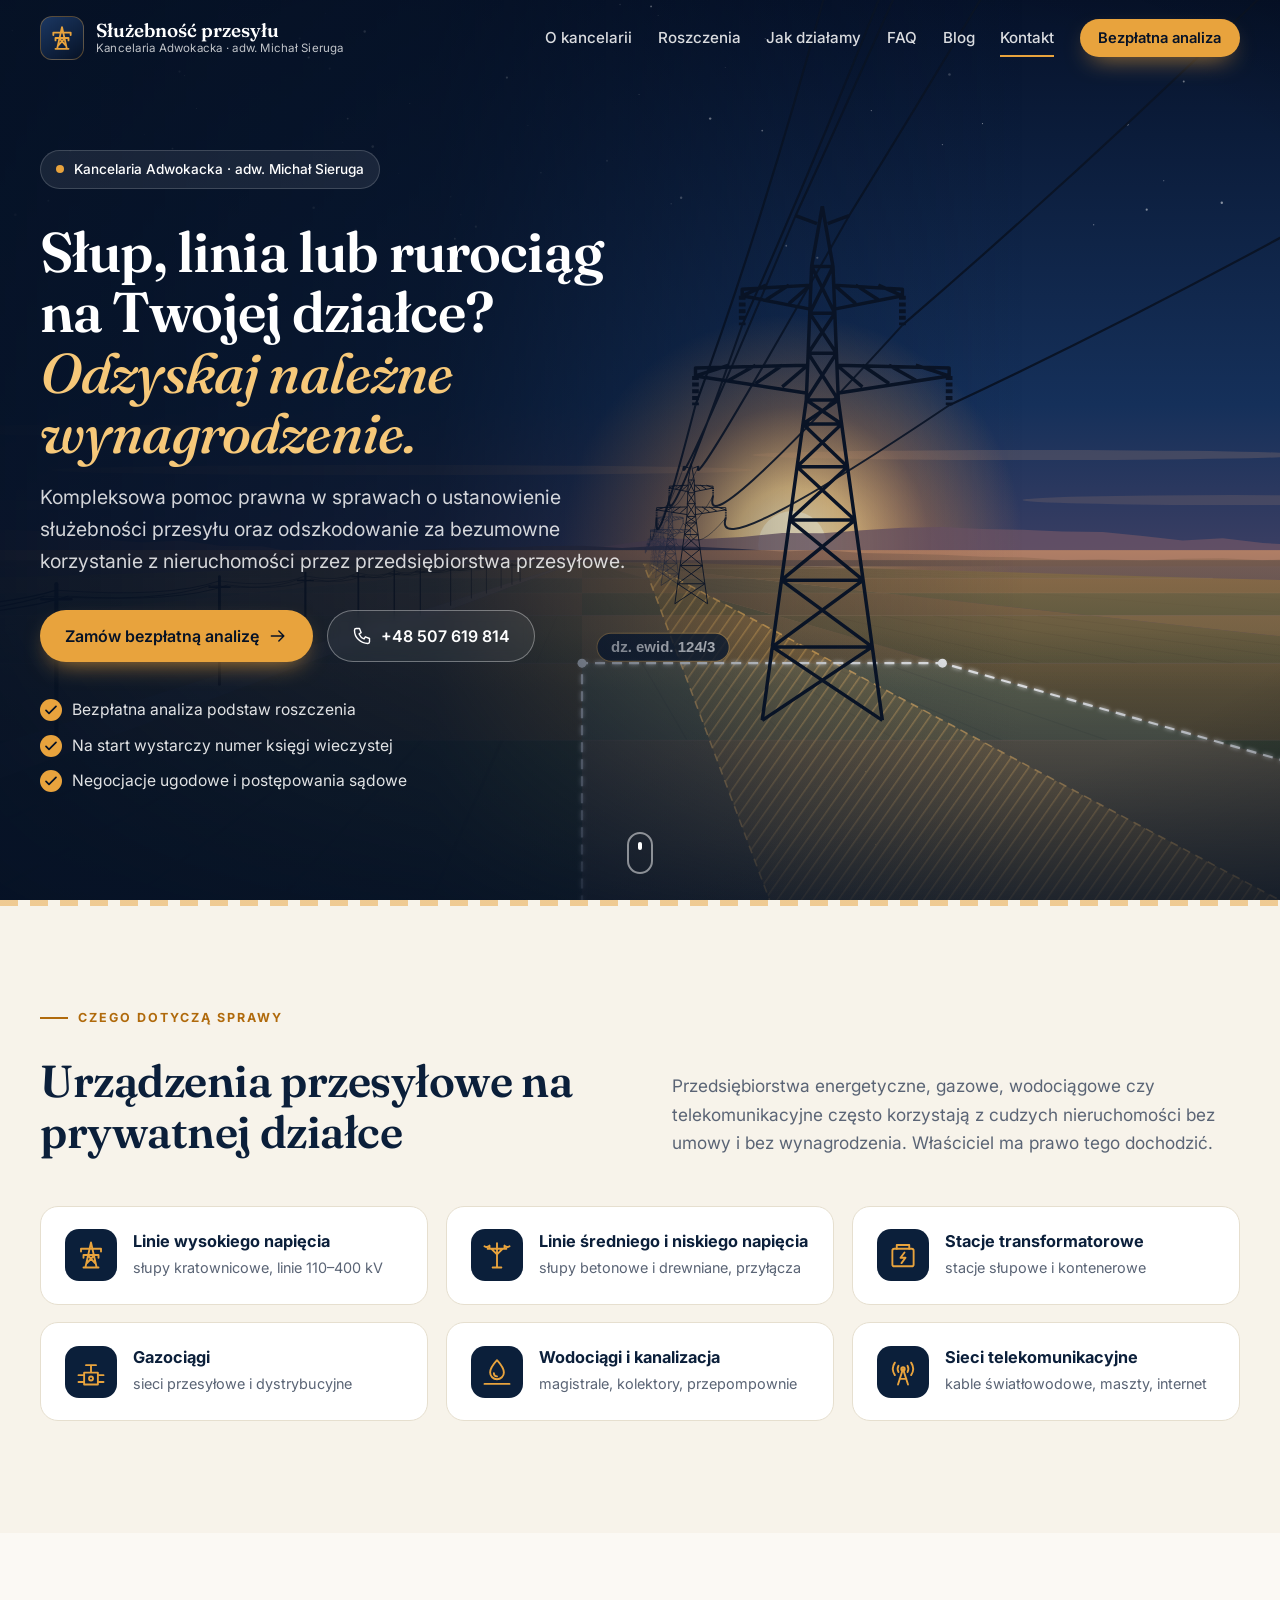
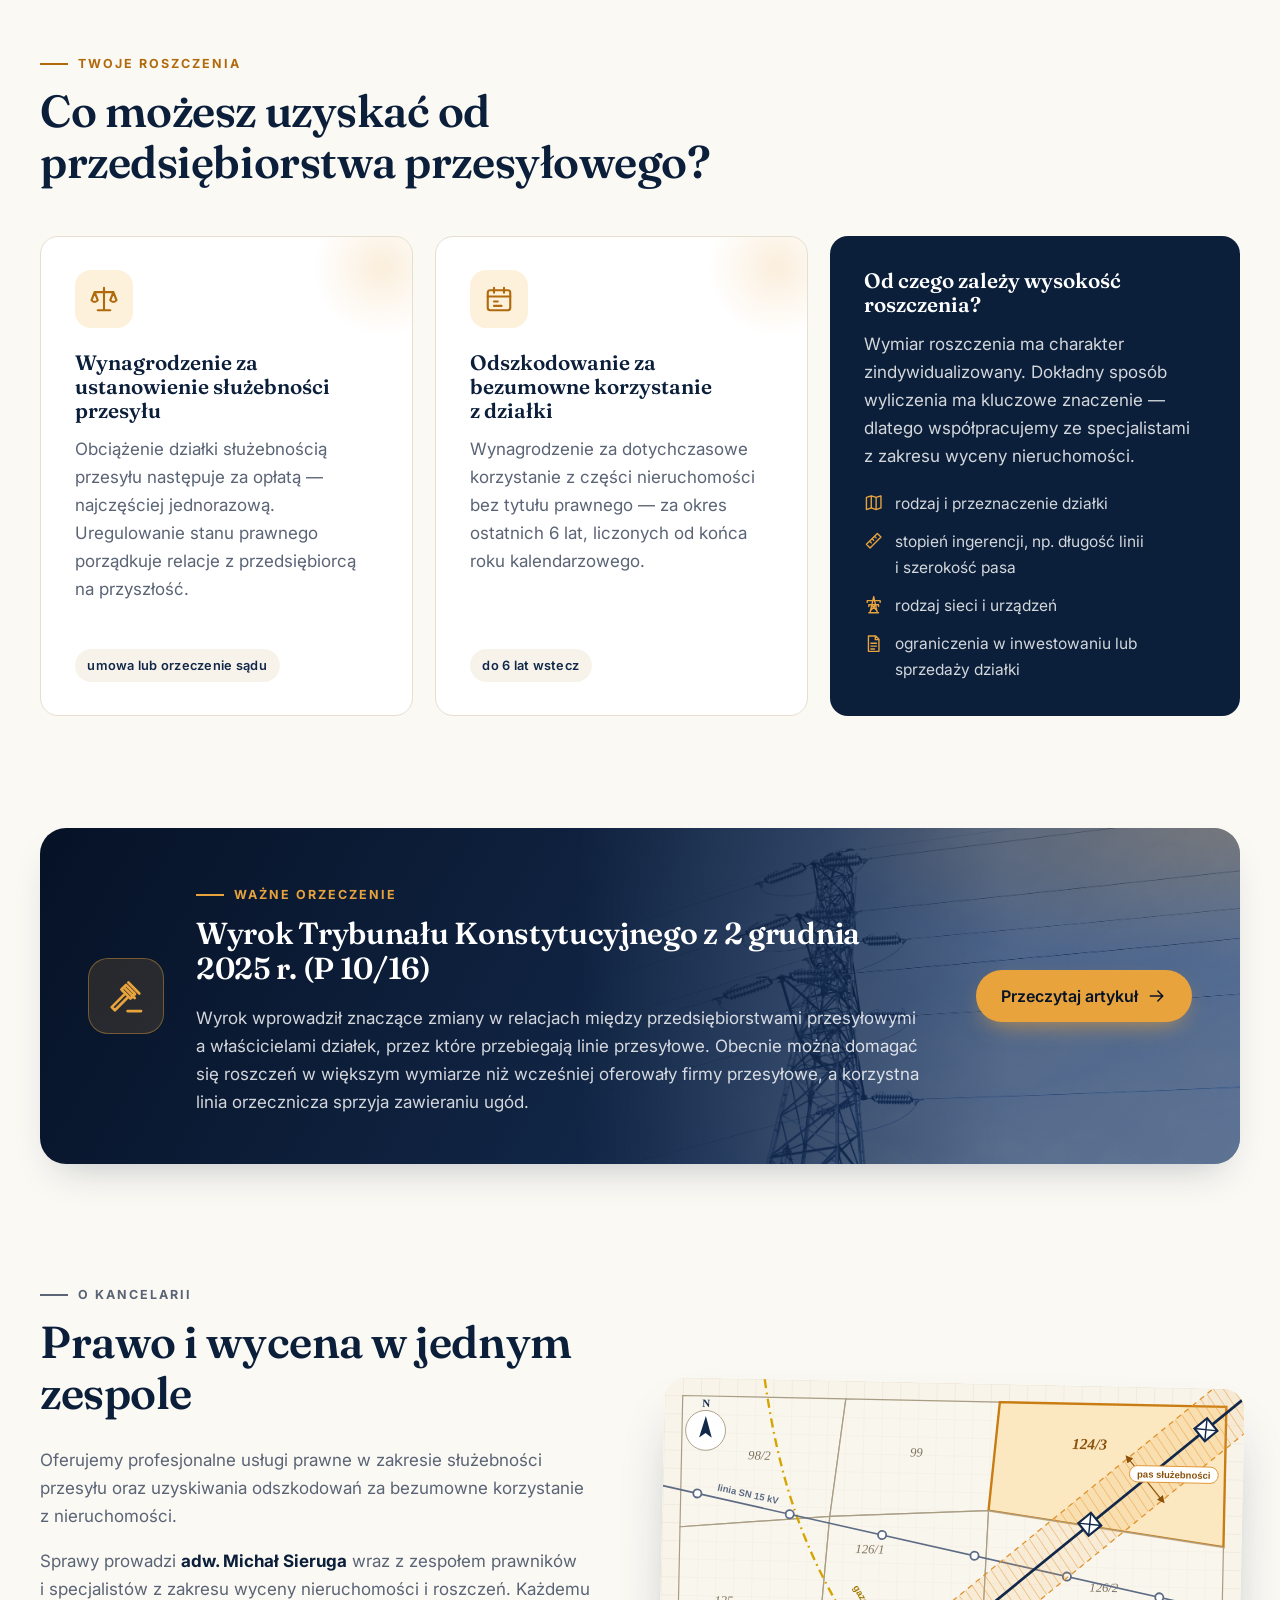
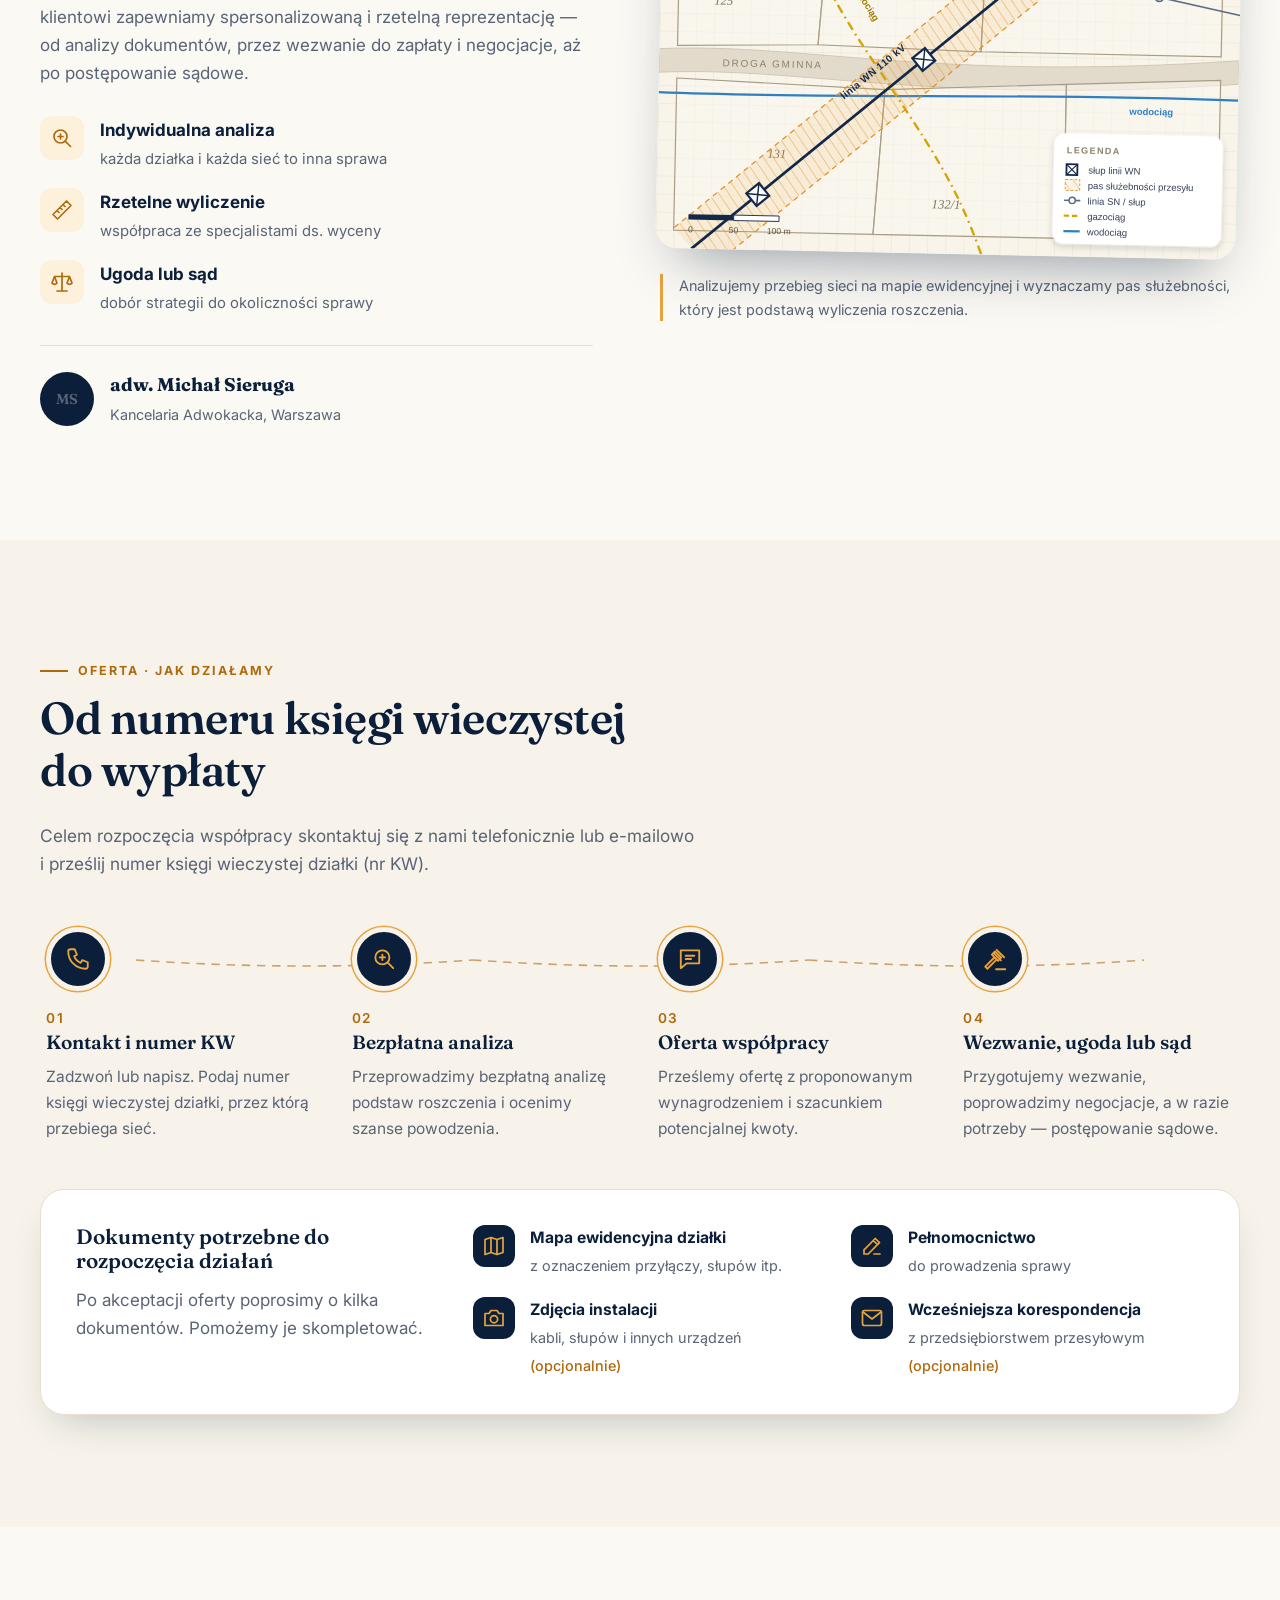
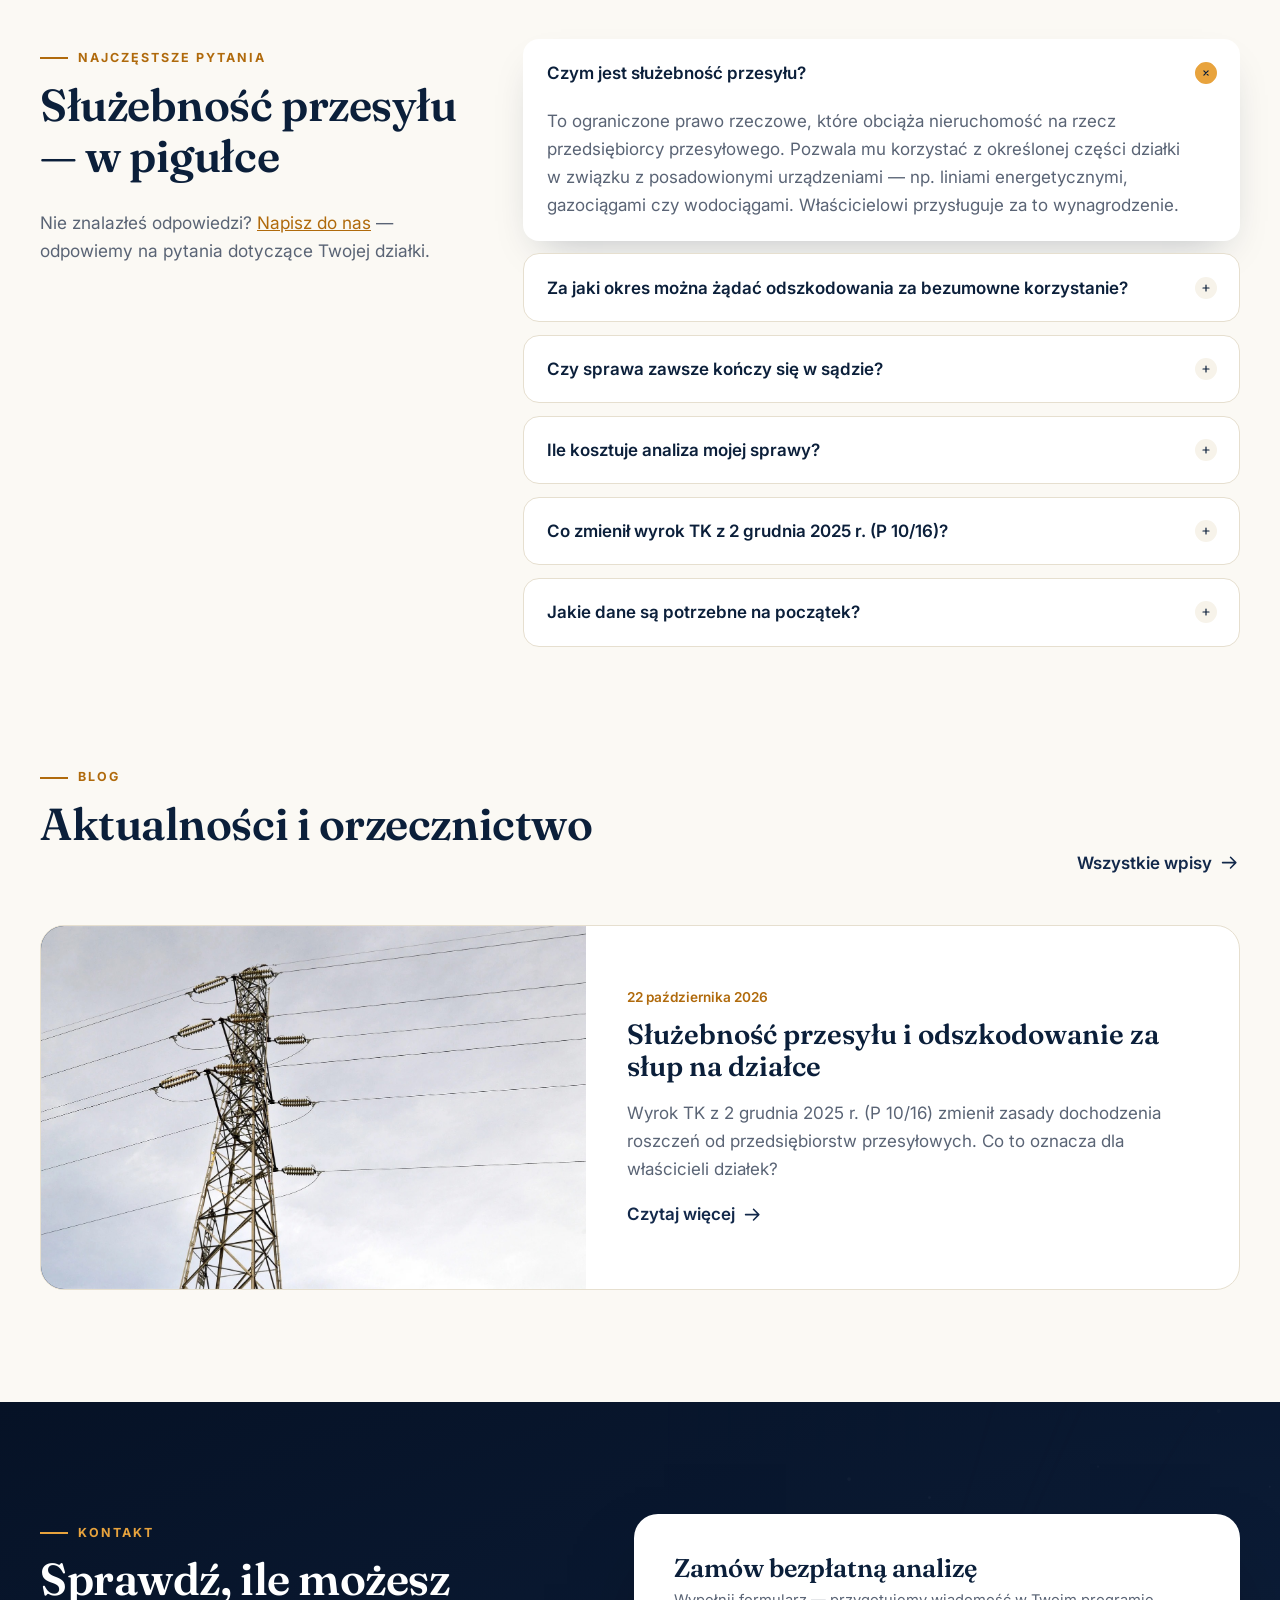
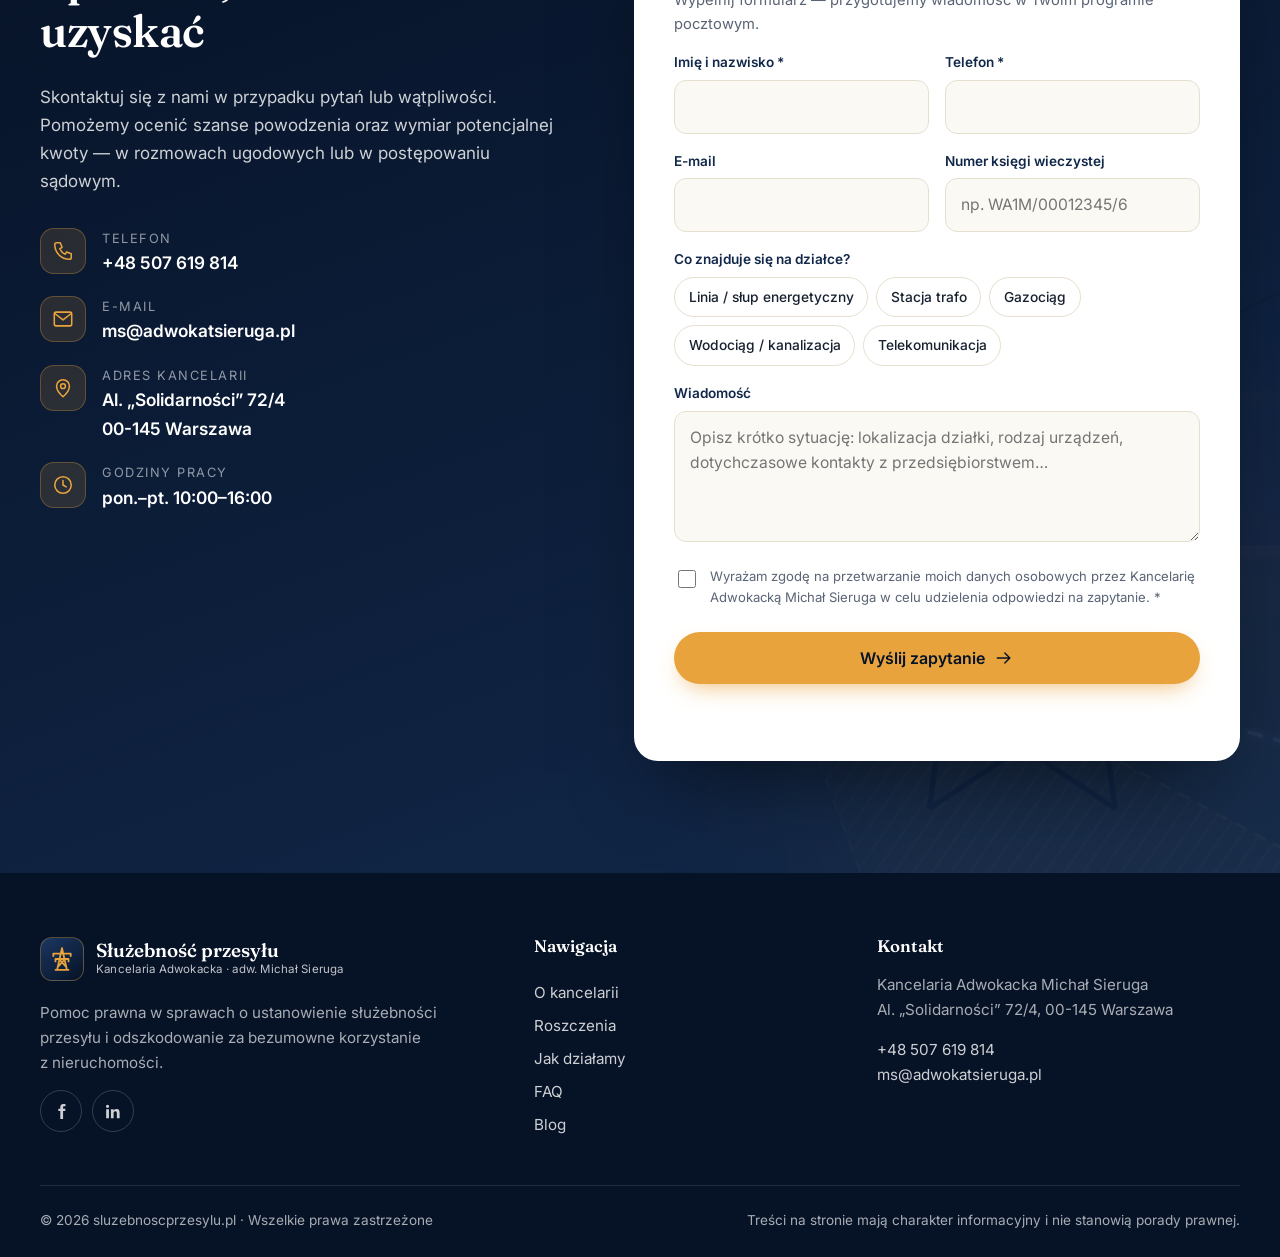
<file: index.html>
<!doctype html>
<html lang="pl">
<head>
  <meta charset="utf-8">
  <meta name="viewport" content="width=device-width, initial-scale=1">
  <title>Służebność przesyłu i odszkodowanie za słup na działce | Kancelaria Adwokacka Michał Sieruga</title>
  <meta name="description" content="Słup, linia energetyczna, gazociąg lub wodociąg na Twojej działce? Kancelaria adw. Michała Sierugi prowadzi sprawy o ustanowienie służebności przesyłu i odszkodowanie za bezumowne korzystanie z nieruchomości. Bezpłatna analiza na podstawie numeru KW.">
  <link rel="canonical" href="https://xn--suzebnoscprzesylu-23c.pl/">
  <meta name="theme-color" content="#0b1f3a">
  <meta property="og:type" content="website">
  <meta property="og:locale" content="pl_PL">
  <meta property="og:title" content="Służebność przesyłu – Kancelaria Adwokacka Michał Sieruga">
  <meta property="og:description" content="Wynagrodzenie za służebność przesyłu i odszkodowanie za słupy, linie i rurociągi na Twojej działce. Bezpłatna analiza podstaw roszczenia.">
  <meta property="og:url" content="https://xn--suzebnoscprzesylu-23c.pl/">
  <meta property="og:image" content="https://xn--suzebnoscprzesylu-23c.pl/assets/img/hero-linia-wn.svg">
  <link rel="icon" href="assets/img/favicon.svg" type="image/svg+xml">
  <link rel="preconnect" href="https://fonts.googleapis.com">
  <link rel="preconnect" href="https://fonts.gstatic.com" crossorigin>
  <link href="https://fonts.googleapis.com/css2?family=Fraunces:opsz,wght@9..144,500;9..144,600;9..144,700&family=Inter:wght@400;500;600;700&display=swap" rel="stylesheet">
  <link rel="stylesheet" href="assets/css/style.css">
  <script>document.documentElement.classList.add('js');</script>
  <script type="application/ld+json">
  {
    "@context": "https://schema.org",
    "@type": "LegalService",
    "name": "Kancelaria Adwokacka Michał Sieruga – służebność przesyłu",
    "url": "https://xn--suzebnoscprzesylu-23c.pl/",
    "image": "https://xn--suzebnoscprzesylu-23c.pl/assets/img/hero-linia-wn.svg",
    "email": "ms@adwokatsieruga.pl",
    "telephone": "+48 507 619 814",
    "address": {
      "@type": "PostalAddress",
      "streetAddress": "Al. „Solidarności” 72/4",
      "postalCode": "00-145",
      "addressLocality": "Warszawa",
      "addressCountry": "PL"
    },
    "openingHoursSpecification": [{
      "@type": "OpeningHoursSpecification",
      "dayOfWeek": ["Monday", "Tuesday", "Wednesday", "Thursday", "Friday"],
      "opens": "10:00",
      "closes": "16:00"
    }],
    "areaServed": "PL",
    "knowsAbout": ["służebność przesyłu", "bezumowne korzystanie z nieruchomości", "odszkodowanie za słup na działce"],
    "founder": { "@type": "Person", "name": "Michał Sieruga", "jobTitle": "Adwokat" },
    "sameAs": ["https://www.facebook.com/adwokatsieruga/", "https://www.linkedin.com/in/michal-sieruga-936990129"]
  }
  </script>
</head>
<body>
  <svg width="0" height="0" style="position:absolute" aria-hidden="true">
    <defs>
      <symbol id="i-pylon" viewBox="0 0 24 24"><path d="M12 2 7.5 22M12 2l4.5 20M4 7h16M6 12h12M4 7v2.2M20 7v2.2M6 12v2.2M18 12v2.2M9.2 12l6 6.5M14.8 12l-6 6.5M6 22h12"/></symbol>
      <symbol id="i-pole" viewBox="0 0 24 24"><path d="M12 2.5v19.5M4.5 7h15M6 7V4.5M18 7V4.5M12 11.5 7.5 7M12 11.5 16.5 7M8.5 22h7M2 5c1.2.8 2.6.8 4-.5M18 4.5c1.4 1.3 2.8 1.3 4 .5"/></symbol>
      <symbol id="i-station" viewBox="0 0 24 24"><rect x="3.5" y="7" width="17" height="14" rx="1.5"/><path d="M7 7V4h10v3M13.2 10 10 14.2h4l-3.2 4.3"/></symbol>
      <symbol id="i-gas" viewBox="0 0 24 24"><path d="M2 14.5h4.5M17.5 14.5H22M2 20h4.5M17.5 20H22M6.5 12.5h11v9.5h-11zM12 12.5V8.5M8 6.5h8M12 6.5v2"/><circle cx="12" cy="17.2" r="1.6"/></symbol>
      <symbol id="i-water" viewBox="0 0 24 24"><path d="M12 2.5s5.5 6 5.5 9.8a5.5 5.5 0 0 1-11 0C6.5 8.5 12 2.5 12 2.5z"/><path d="M2 21.5h20M9.5 13a2.6 2.6 0 0 0 2.5 2.5"/></symbol>
      <symbol id="i-heat" viewBox="0 0 24 24"><path d="M7 3c-1.8 2 1.8 3.5 0 5.5s1.8 3.5 0 5.5M12 3c-1.8 2 1.8 3.5 0 5.5s1.8 3.5 0 5.5M17 3c-1.8 2 1.8 3.5 0 5.5s1.8 3.5 0 5.5M3 18h18v3H3z"/></symbol>
      <symbol id="i-telecom" viewBox="0 0 24 24"><path d="M12 9.5 8 22M12 9.5 16 22M9.3 17.5h5.4M5.5 4.5a9 9 0 0 0 0 10M18.5 4.5a9 9 0 0 1 0 10M8.4 7a5 5 0 0 0 0 5M15.6 7a5 5 0 0 1 0 5"/><circle cx="12" cy="9.5" r="1.4"/></symbol>
      <symbol id="i-scales" viewBox="0 0 24 24"><path d="M12 3v17M7 21h10M4.5 6.5h15M12 3.5v0M4.5 6.5 2 13a3 3 0 0 0 5 0zM19.5 6.5 17 13a3 3 0 0 0 5 0z"/></symbol>
      <symbol id="i-gavel" viewBox="0 0 24 24"><path d="m13.5 3.5 6.9 6.9M10.6 6.4l6.9 6.9M12 5l5.7 5.7-2.9 2.9L9.1 7.9zM10.7 11.3 3 19l2 2 7.7-7.7M13 21.5h8.5"/></symbol>
      <symbol id="i-doc" viewBox="0 0 24 24"><path d="M5.5 2.5h9l4 4v15h-13zM14 2.5v4.5h4.5M8.5 11.5h7M8.5 15h7M8.5 18.5h4.5"/></symbol>
      <symbol id="i-search" viewBox="0 0 24 24"><circle cx="10.5" cy="10.5" r="6.5"/><path d="m20.5 20.5-5.3-5.3M8 10.5h5M10.5 8v5"/></symbol>
      <symbol id="i-offer" viewBox="0 0 24 24"><path d="M3.5 4h17v12H9l-5.5 4.5z"/><path d="M8 9h8M8 12h5"/></symbol>
      <symbol id="i-map" viewBox="0 0 24 24"><path d="M9 3.5 3 5.5v15l6-2 6 2 6-2v-15l-6 2zM9 3.5v15M15 5.5v15"/></symbol>
      <symbol id="i-pen" viewBox="0 0 24 24"><path d="M4 20h4.2L19.5 8.7l-4.2-4.2L4 15.8zM13.3 6.5l4.2 4.2M14 20h6"/></symbol>
      <symbol id="i-camera" viewBox="0 0 24 24"><path d="M3 7.5h4l2-3h6l2 3h4v12H3z"/><circle cx="12" cy="13.2" r="3.6"/></symbol>
      <symbol id="i-mail" viewBox="0 0 24 24"><rect x="2.5" y="4.5" width="19" height="15" rx="2"/><path d="m3 6 9 7 9-7"/></symbol>
      <symbol id="i-phone" viewBox="0 0 24 24"><path d="M5 3h4l2 5-2.5 1.5a11 11 0 0 0 6 6L16 13l5 2v4a2 2 0 0 1-2 2A16 16 0 0 1 3 5a2 2 0 0 1 2-2z"/></symbol>
      <symbol id="i-pin" viewBox="0 0 24 24"><path d="M12 21.5s-7-6.2-7-11.5a7 7 0 0 1 14 0c0 5.3-7 11.5-7 11.5z"/><circle cx="12" cy="10" r="2.6"/></symbol>
      <symbol id="i-clock" viewBox="0 0 24 24"><circle cx="12" cy="12" r="9"/><path d="M12 7v5l3.5 2"/></symbol>
      <symbol id="i-calendar" viewBox="0 0 24 24"><rect x="3" y="5" width="18" height="16" rx="2"/><path d="M3 10h18M8 3v4M16 3v4M8 14h3M8 17.5h6"/></symbol>
      <symbol id="i-ruler" viewBox="0 0 24 24"><path d="m3 16.5 13.5-13.5 4.5 4.5L7.5 21z M7 12.5l2 2M10 9.5l2 2M13 6.5l2 2"/></symbol>
      <symbol id="i-check" viewBox="0 0 24 24"><path d="m4.5 12.5 4.5 4.5 10.5-10.5"/></symbol>
      <symbol id="i-arrow" viewBox="0 0 24 24"><path d="M4 12h15M13 6l6 6-6 6"/></symbol>
      <symbol id="i-facebook" viewBox="0 0 24 24"><path d="M14 8.5V6.8c0-.8.5-1.3 1.3-1.3H17V2.5h-2.6C11.8 2.5 10.5 4 10.5 6.4v2.1H8v3h2.5v10H14v-10h2.6l.4-3z"/></symbol>
      <symbol id="i-linkedin" viewBox="0 0 24 24"><path d="M4 9h3.5v11.5H4zM5.75 3.5a2 2 0 1 1 0 4 2 2 0 0 1 0-4zM10 9h3.3v1.6c.5-.9 1.7-1.9 3.6-1.9 3.6 0 4.1 2.3 4.1 5.3v6.5h-3.5v-5.7c0-1.4 0-3.1-1.9-3.1s-2.2 1.5-2.2 3v5.8H10z"/></symbol>
    </defs>
  </svg>

  <a class="skip-link" href="#main">Przejdź do treści</a>

  <header class="site-header" data-header>
    <div class="container header-inner">
      <a class="brand" href="#top" aria-label="sluzebnoscprzesylu.pl – strona główna">
        <span class="brand-mark"><svg class="ico"><use href="#i-pylon"/></svg></span>
        <span class="brand-text">
          <strong>Służebność przesyłu</strong>
          <small>Kancelaria Adwokacka · adw. Michał Sieruga</small>
        </span>
      </a>
      <nav class="nav" id="nav" aria-label="Menu główne">
        <a href="#o-kancelarii">O kancelarii</a>
        <a href="#roszczenia">Roszczenia</a>
        <a href="#oferta">Jak działamy</a>
        <a href="#faq">FAQ</a>
        <a href="blog/index.html">Blog</a>
        <a href="#kontakt">Kontakt</a>
        <a class="btn btn-amber btn-sm nav-cta" href="#kontakt">Bezpłatna analiza</a>
      </nav>
      <a class="header-phone" href="tel:+48507619814"><svg class="ico"><use href="#i-phone"/></svg><span>507 619 814</span></a>
      <button class="nav-toggle" type="button" aria-controls="nav" aria-expanded="false" aria-label="Otwórz menu" data-nav-toggle>
        <span></span><span></span><span></span>
      </button>
    </div>
  </header>

  <main id="main">
    <!-- HERO -->
    <section class="hero" id="top">
      <img class="hero-bg" src="assets/img/hero-linia-wn.svg" alt="" width="1600" height="900" fetchpriority="high">
      <div class="hero-shade"></div>
      <div class="container hero-content">
        <p class="eyebrow"><span class="dot"></span>Kancelaria Adwokacka · adw. Michał Sieruga</p>
        <h1>Słup, linia lub rurociąg na&nbsp;Twojej działce? <em>Odzyskaj należne wynagrodzenie.</em></h1>
        <p class="lead">Kompleksowa pomoc prawna w&nbsp;sprawach o&nbsp;ustanowienie służebności przesyłu oraz odszkodowanie za bezumowne korzystanie z&nbsp;nieruchomości przez przedsiębiorstwa przesyłowe.</p>
        <div class="hero-actions">
          <a class="btn btn-amber" href="#kontakt">Zamów bezpłatną analizę <svg class="ico"><use href="#i-arrow"/></svg></a>
          <a class="btn btn-ghost" href="tel:+48507619814"><svg class="ico"><use href="#i-phone"/></svg> +48 507 619 814</a>
        </div>
        <ul class="hero-points">
          <li><svg class="ico"><use href="#i-check"/></svg>Bezpłatna analiza podstaw roszczenia</li>
          <li><svg class="ico"><use href="#i-check"/></svg>Na start wystarczy numer księgi wieczystej</li>
          <li><svg class="ico"><use href="#i-check"/></svg>Negocjacje ugodowe i&nbsp;postępowania sądowe</li>
        </ul>
      </div>
      <a class="hero-scroll" href="#infrastruktura" aria-label="Przewiń w dół"><span></span></a>
    </section>

    <!-- INFRASTRUCTURE -->
    <section class="infra" id="infrastruktura" aria-labelledby="infra-title">
      <div class="container">
        <div class="infra-head reveal">
          <p class="kicker">Czego dotyczą sprawy</p>
          <h2 id="infra-title">Urządzenia przesyłowe na prywatnej działce</h2>
          <p>Przedsiębiorstwa energetyczne, gazowe, wodociągowe czy telekomunikacyjne często korzystają z&nbsp;cudzych nieruchomości bez umowy i&nbsp;bez wynagrodzenia. Właściciel ma prawo tego dochodzić.</p>
        </div>
        <ul class="infra-grid">
          <li class="infra-tile reveal"><svg class="ico"><use href="#i-pylon"/></svg><strong>Linie wysokiego napięcia</strong><span>słupy kratownicowe, linie 110–400 kV</span></li>
          <li class="infra-tile reveal"><svg class="ico"><use href="#i-pole"/></svg><strong>Linie średniego i&nbsp;niskiego napięcia</strong><span>słupy betonowe i&nbsp;drewniane, przyłącza</span></li>
          <li class="infra-tile reveal"><svg class="ico"><use href="#i-station"/></svg><strong>Stacje transformatorowe</strong><span>stacje słupowe i&nbsp;kontenerowe</span></li>
          <li class="infra-tile reveal"><svg class="ico"><use href="#i-gas"/></svg><strong>Gazociągi</strong><span>sieci przesyłowe i&nbsp;dystrybucyjne</span></li>
          <li class="infra-tile reveal"><svg class="ico"><use href="#i-water"/></svg><strong>Wodociągi i&nbsp;kanalizacja</strong><span>magistrale, kolektory, przepompownie</span></li>
          <li class="infra-tile reveal"><svg class="ico"><use href="#i-telecom"/></svg><strong>Sieci telekomunikacyjne</strong><span>kable światłowodowe, maszty, internet</span></li>
        </ul>
      </div>
    </section>

    <!-- CLAIMS -->
    <section class="claims" id="roszczenia" aria-labelledby="claims-title">
      <div class="container">
        <div class="section-head reveal">
          <p class="kicker">Twoje roszczenia</p>
          <h2 id="claims-title">Co możesz uzyskać od przedsiębiorstwa przesyłowego?</h2>
        </div>
        <div class="claims-grid">
          <article class="claim-card reveal">
            <div class="claim-icon"><svg class="ico"><use href="#i-scales"/></svg></div>
            <h3>Wynagrodzenie za ustanowienie służebności przesyłu</h3>
            <p>Obciążenie działki służebnością przesyłu następuje za opłatą — najczęściej jednorazową. Uregulowanie stanu prawnego porządkuje relacje z&nbsp;przedsiębiorcą na przyszłość.</p>
            <span class="claim-tag">umowa lub orzeczenie sądu</span>
          </article>
          <article class="claim-card reveal">
            <div class="claim-icon"><svg class="ico"><use href="#i-calendar"/></svg></div>
            <h3>Odszkodowanie za bezumowne korzystanie z&nbsp;działki</h3>
            <p>Wynagrodzenie za dotychczasowe korzystanie z&nbsp;części nieruchomości bez tytułu prawnego — za okres ostatnich 6&nbsp;lat, liczonych od końca roku kalendarzowego.</p>
            <span class="claim-tag">do 6 lat wstecz</span>
          </article>
          <aside class="factors reveal" aria-labelledby="factors-title">
            <h3 id="factors-title">Od czego zależy wysokość roszczenia?</h3>
            <p>Wymiar roszczenia ma charakter zindywidualizowany. Dokładny sposób wyliczenia ma kluczowe znaczenie — dlatego współpracujemy ze specjalistami z&nbsp;zakresu wyceny nieruchomości.</p>
            <ul>
              <li><svg class="ico"><use href="#i-map"/></svg>rodzaj i&nbsp;przeznaczenie działki</li>
              <li><svg class="ico"><use href="#i-ruler"/></svg>stopień ingerencji, np. długość linii i&nbsp;szerokość pasa</li>
              <li><svg class="ico"><use href="#i-pylon"/></svg>rodzaj sieci i&nbsp;urządzeń</li>
              <li><svg class="ico"><use href="#i-doc"/></svg>ograniczenia w&nbsp;inwestowaniu lub sprzedaży działki</li>
            </ul>
          </aside>
        </div>
      </div>
    </section>

    <!-- TK RULING -->
    <section class="ruling" aria-labelledby="ruling-title">
      <div class="container ruling-inner reveal">
        <img class="ruling-photo" src="assets/img/slup-wn-foto.jpg" alt="" width="1600" height="1067" loading="lazy">
        <div class="ruling-icon"><svg class="ico"><use href="#i-gavel"/></svg></div>
        <div>
          <p class="kicker kicker-light">Ważne orzeczenie</p>
          <h2 id="ruling-title">Wyrok Trybunału Konstytucyjnego z&nbsp;2&nbsp;grudnia 2025&nbsp;r. (P&nbsp;10/16)</h2>
          <p>Wyrok wprowadził znaczące zmiany w&nbsp;relacjach między przedsiębiorstwami przesyłowymi a&nbsp;właścicielami działek, przez które przebiegają linie przesyłowe. Obecnie można domagać się roszczeń w&nbsp;większym wymiarze niż wcześniej oferowały firmy przesyłowe, a&nbsp;korzystna linia orzecznicza sprzyja zawieraniu ugód.</p>
        </div>
        <a class="btn btn-amber" href="blog/sluzebnosc-przesylu-i-odszkodowanie-za-slup-na-dzialce.html">Przeczytaj artykuł <svg class="ico"><use href="#i-arrow"/></svg></a>
      </div>
    </section>

    <!-- ABOUT -->
    <section class="about" id="o-kancelarii" aria-labelledby="about-title">
      <div class="container about-grid">
        <div class="about-text reveal">
          <p class="kicker">O kancelarii</p>
          <h2 id="about-title">Prawo i&nbsp;wycena w&nbsp;jednym zespole</h2>
          <p>Oferujemy profesjonalne usługi prawne w&nbsp;zakresie służebności przesyłu oraz uzyskiwania odszkodowań za bezumowne korzystanie z&nbsp;nieruchomości.</p>
          <p>Sprawy prowadzi <strong>adw. Michał Sieruga</strong> wraz z&nbsp;zespołem prawników i&nbsp;specjalistów z&nbsp;zakresu wyceny nieruchomości i&nbsp;roszczeń. Każdemu klientowi zapewniamy spersonalizowaną i&nbsp;rzetelną reprezentację — od analizy dokumentów, przez wezwanie do zapłaty i&nbsp;negocjacje, aż po postępowanie sądowe.</p>
          <ul class="about-values">
            <li><svg class="ico"><use href="#i-search"/></svg><div><strong>Indywidualna analiza</strong><span>każda działka i&nbsp;każda sieć to inna sprawa</span></div></li>
            <li><svg class="ico"><use href="#i-ruler"/></svg><div><strong>Rzetelne wyliczenie</strong><span>współpraca ze specjalistami ds. wyceny</span></div></li>
            <li><svg class="ico"><use href="#i-scales"/></svg><div><strong>Ugoda lub sąd</strong><span>dobór strategii do okoliczności sprawy</span></div></li>
          </ul>
          <div class="about-sign">
            <span class="avatar" aria-hidden="true">MS</span>
            <div><strong>adw. Michał Sieruga</strong><span>Kancelaria Adwokacka, Warszawa</span></div>
          </div>
        </div>
        <figure class="about-figure reveal">
          <img src="assets/img/mapa-ewidencyjna.svg" alt="Fragment mapy ewidencyjnej z linią wysokiego napięcia, pasem służebności przesyłu, linią średniego napięcia, gazociągiem i wodociągiem" width="640" height="520" loading="lazy">
          <figcaption>Analizujemy przebieg sieci na mapie ewidencyjnej i&nbsp;wyznaczamy pas służebności, który jest podstawą wyliczenia roszczenia.</figcaption>
        </figure>
      </div>
    </section>

    <!-- PROCESS / OFFER -->
    <section class="process" id="oferta" aria-labelledby="process-title">
      <div class="container">
        <div class="section-head reveal">
          <p class="kicker">Oferta · jak działamy</p>
          <h2 id="process-title">Od numeru księgi wieczystej do&nbsp;wypłaty</h2>
          <p>Celem rozpoczęcia współpracy skontaktuj się z&nbsp;nami telefonicznie lub e-mailowo i&nbsp;prześlij numer księgi wieczystej działki (nr&nbsp;KW).</p>
        </div>
        <ol class="steps">
          <li class="step reveal">
            <span class="step-node"><svg class="ico"><use href="#i-phone"/></svg></span>
            <span class="step-no">01</span>
            <h3>Kontakt i&nbsp;numer KW</h3>
            <p>Zadzwoń lub napisz. Podaj numer księgi wieczystej działki, przez którą przebiega sieć.</p>
          </li>
          <li class="step reveal">
            <span class="step-node"><svg class="ico"><use href="#i-search"/></svg></span>
            <span class="step-no">02</span>
            <h3>Bezpłatna analiza</h3>
            <p>Przeprowadzimy bezpłatną analizę podstaw roszczenia i&nbsp;ocenimy szanse powodzenia.</p>
          </li>
          <li class="step reveal">
            <span class="step-node"><svg class="ico"><use href="#i-offer"/></svg></span>
            <span class="step-no">03</span>
            <h3>Oferta współpracy</h3>
            <p>Prześlemy ofertę z&nbsp;proponowanym wynagrodzeniem i&nbsp;szacunkiem potencjalnej kwoty.</p>
          </li>
          <li class="step reveal">
            <span class="step-node"><svg class="ico"><use href="#i-gavel"/></svg></span>
            <span class="step-no">04</span>
            <h3>Wezwanie, ugoda lub sąd</h3>
            <p>Przygotujemy wezwanie, poprowadzimy negocjacje, a&nbsp;w&nbsp;razie potrzeby — postępowanie sądowe.</p>
          </li>
        </ol>

        <div class="docs reveal">
          <div class="docs-intro">
            <h3>Dokumenty potrzebne do rozpoczęcia działań</h3>
            <p>Po akceptacji oferty poprosimy o&nbsp;kilka dokumentów. Pomożemy je skompletować.</p>
          </div>
          <ul class="docs-list">
            <li><svg class="ico"><use href="#i-map"/></svg><div><strong>Mapa ewidencyjna działki</strong><span>z&nbsp;oznaczeniem przyłączy, słupów itp.</span></div></li>
            <li><svg class="ico"><use href="#i-pen"/></svg><div><strong>Pełnomocnictwo</strong><span>do prowadzenia sprawy</span></div></li>
            <li><svg class="ico"><use href="#i-camera"/></svg><div><strong>Zdjęcia instalacji</strong><span>kabli, słupów i&nbsp;innych urządzeń <em>(opcjonalnie)</em></span></div></li>
            <li><svg class="ico"><use href="#i-mail"/></svg><div><strong>Wcześniejsza korespondencja</strong><span>z&nbsp;przedsiębiorstwem przesyłowym <em>(opcjonalnie)</em></span></div></li>
          </ul>
        </div>
      </div>
    </section>

    <!-- FAQ -->
    <section class="faq" id="faq" aria-labelledby="faq-title">
      <div class="container faq-grid">
        <div class="section-head reveal">
          <p class="kicker">Najczęstsze pytania</p>
          <h2 id="faq-title">Służebność przesyłu — w&nbsp;pigułce</h2>
          <p>Nie znalazłeś odpowiedzi? <a href="#kontakt">Napisz do nas</a> — odpowiemy na pytania dotyczące Twojej działki.</p>
        </div>
        <div class="faq-list reveal">
          <details open>
            <summary>Czym jest służebność przesyłu?</summary>
            <p>To ograniczone prawo rzeczowe, które obciąża nieruchomość na rzecz przedsiębiorcy przesyłowego. Pozwala mu korzystać z&nbsp;określonej części działki w&nbsp;związku z&nbsp;posadowionymi urządzeniami — np. liniami energetycznymi, gazociągami czy wodociągami. Właścicielowi przysługuje za to wynagrodzenie.</p>
          </details>
          <details>
            <summary>Za jaki okres można żądać odszkodowania za bezumowne korzystanie?</summary>
            <p>Roszczenie obejmuje okres ostatnich 6&nbsp;lat, liczonych od końca roku kalendarzowego. Dlatego warto nie odkładać sprawy — każdy kolejny rok może oznaczać utratę części należności.</p>
          </details>
          <details>
            <summary>Czy sprawa zawsze kończy się w&nbsp;sądzie?</summary>
            <p>Nie. Ze względu na korzystną linię orzeczniczą przedsiębiorstwa przesyłowe są bardziej skłonne do zawierania ugód. Duże znaczenie ma jednak sposób przygotowania wezwania i&nbsp;prawidłowe oznaczenie wysokości roszczenia.</p>
          </details>
          <details>
            <summary>Ile kosztuje analiza mojej sprawy?</summary>
            <p>Wstępna analiza podstaw roszczenia jest bezpłatna. Na jej podstawie przesyłamy ofertę współpracy z&nbsp;proponowanym wynagrodzeniem.</p>
          </details>
          <details>
            <summary>Co zmienił wyrok TK z&nbsp;2&nbsp;grudnia 2025&nbsp;r. (P&nbsp;10/16)?</summary>
            <p>Wyrok zmienił zasady dochodzenia roszczeń od przedsiębiorców przesyłowych i&nbsp;otworzył drogę do roszczeń w&nbsp;większym wymiarze. Termin na wznowienie postępowań zakończonych wcześniej prawomocnie upłynął, ale nowe sprawy można prowadzić już według „nowej optyki”. <a href="blog/sluzebnosc-przesylu-i-odszkodowanie-za-slup-na-dzialce.html">Więcej w&nbsp;artykule</a>.</p>
          </details>
          <details>
            <summary>Jakie dane są potrzebne na początek?</summary>
            <p>Wystarczy numer księgi wieczystej działki (nr KW) oraz krótka informacja, jakie urządzenia się na niej znajdują. Mapę, pełnomocnictwo i&nbsp;pozostałe dokumenty skompletujemy razem na dalszym etapie.</p>
          </details>
        </div>
      </div>
    </section>

    <!-- BLOG TEASER -->
    <section class="blog-teaser" aria-labelledby="blog-title">
      <div class="container">
        <div class="section-head section-head-row reveal">
          <div>
            <p class="kicker">Blog</p>
            <h2 id="blog-title">Aktualności i&nbsp;orzecznictwo</h2>
          </div>
          <a class="link-arrow" href="blog/index.html">Wszystkie wpisy <svg class="ico"><use href="#i-arrow"/></svg></a>
        </div>
        <a class="post-card reveal" href="blog/sluzebnosc-przesylu-i-odszkodowanie-za-slup-na-dzialce.html">
          <div class="post-card-media"><img src="assets/img/slup-wn-foto.jpg" alt="Kratownicowy słup linii wysokiego napięcia z izolatorami i przewodami" loading="lazy" width="1600" height="1067"></div>
          <div class="post-card-body">
            <time datetime="2026-10-22">22 października 2026</time>
            <h3>Służebność przesyłu i&nbsp;odszkodowanie za słup na działce</h3>
            <p>Wyrok TK z&nbsp;2 grudnia 2025&nbsp;r. (P&nbsp;10/16) zmienił zasady dochodzenia roszczeń od przedsiębiorstw przesyłowych. Co to oznacza dla właścicieli działek?</p>
            <span class="link-arrow">Czytaj więcej <svg class="ico"><use href="#i-arrow"/></svg></span>
          </div>
        </a>
      </div>
    </section>

    <!-- CONTACT -->
    <section class="contact" id="kontakt" aria-labelledby="contact-title">
      <div class="container contact-grid">
        <div class="contact-info reveal">
          <p class="kicker kicker-light">Kontakt</p>
          <h2 id="contact-title">Sprawdź, ile możesz uzyskać</h2>
          <p>Skontaktuj się z&nbsp;nami w&nbsp;przypadku pytań lub wątpliwości. Pomożemy ocenić szanse powodzenia oraz wymiar potencjalnej kwoty — w&nbsp;rozmowach ugodowych lub w&nbsp;postępowaniu sądowym.</p>
          <ul class="contact-list">
            <li><svg class="ico"><use href="#i-phone"/></svg><div><span>Telefon</span><a href="tel:+48507619814">+48 507 619 814</a></div></li>
            <li><svg class="ico"><use href="#i-mail"/></svg><div><span>E-mail</span><a href="mailto:ms@adwokatsieruga.pl">ms@adwokatsieruga.pl</a></div></li>
            <li><svg class="ico"><use href="#i-pin"/></svg><div><span>Adres kancelarii</span><a href="https://www.google.com/maps/search/?api=1&amp;query=Aleja+Solidarno%C5%9Bci+72%2C+00-145+Warszawa" target="_blank" rel="noopener">Al. „Solidarności” 72/4<br>00-145 Warszawa</a></div></li>
            <li><svg class="ico"><use href="#i-clock"/></svg><div><span>Godziny pracy</span><strong>pon.–pt. 10:00–16:00</strong></div></li>
          </ul>
        </div>

        <form class="contact-form reveal" data-contact-form novalidate>
          <h3>Zamów bezpłatną analizę</h3>
          <p class="form-note">Wypełnij formularz — przygotujemy wiadomość w&nbsp;Twoim programie pocztowym.</p>
          <div class="field-row">
            <label class="field"><span>Imię i nazwisko *</span><input name="name" type="text" autocomplete="name" required></label>
            <label class="field"><span>Telefon *</span><input name="phone" type="tel" autocomplete="tel" required></label>
          </div>
          <div class="field-row">
            <label class="field"><span>E-mail</span><input name="email" type="email" autocomplete="email"></label>
            <label class="field"><span>Numer księgi wieczystej</span><input name="kw" type="text" placeholder="np. WA1M/00012345/6" pattern="[A-Za-z]{2}[0-9A-Za-z]{2}/[0-9]{8}/[0-9]"></label>
          </div>
          <fieldset class="field chips">
            <legend>Co znajduje się na działce?</legend>
            <label><input type="checkbox" name="infra" value="linia energetyczna"><span>Linia / słup energetyczny</span></label>
            <label><input type="checkbox" name="infra" value="stacja transformatorowa"><span>Stacja trafo</span></label>
            <label><input type="checkbox" name="infra" value="gazociąg"><span>Gazociąg</span></label>
            <label><input type="checkbox" name="infra" value="wodociąg / kanalizacja"><span>Wodociąg / kanalizacja</span></label>
            <label><input type="checkbox" name="infra" value="sieć telekomunikacyjna"><span>Telekomunikacja</span></label>
          </fieldset>
          <label class="field"><span>Wiadomość</span><textarea name="message" rows="4" placeholder="Opisz krótko sytuację: lokalizacja działki, rodzaj urządzeń, dotychczasowe kontakty z przedsiębiorstwem…"></textarea></label>
          <label class="consent"><input type="checkbox" name="consent" required><span>Wyrażam zgodę na przetwarzanie moich danych osobowych przez Kancelarię Adwokacką Michał Sieruga w&nbsp;celu udzielenia odpowiedzi na zapytanie. *</span></label>
          <button class="btn btn-amber btn-block" type="submit">Wyślij zapytanie <svg class="ico"><use href="#i-arrow"/></svg></button>
          <p class="form-status" role="status" aria-live="polite" data-form-status></p>
        </form>
      </div>
    </section>
  </main>

  <footer class="site-footer">
    <div class="container footer-grid">
      <div class="footer-brand">
        <a class="brand" href="#top">
          <span class="brand-mark"><svg class="ico"><use href="#i-pylon"/></svg></span>
          <span class="brand-text"><strong>Służebność przesyłu</strong><small>Kancelaria Adwokacka · adw. Michał Sieruga</small></span>
        </a>
        <p>Pomoc prawna w&nbsp;sprawach o&nbsp;ustanowienie służebności przesyłu i&nbsp;odszkodowanie za bezumowne korzystanie z&nbsp;nieruchomości.</p>
        <div class="social">
          <a href="https://www.facebook.com/adwokatsieruga/" target="_blank" rel="noopener" aria-label="Facebook"><svg class="ico"><use href="#i-facebook"/></svg></a>
          <a href="https://www.linkedin.com/in/michal-sieruga-936990129" target="_blank" rel="noopener" aria-label="LinkedIn"><svg class="ico"><use href="#i-linkedin"/></svg></a>
        </div>
      </div>
      <nav class="footer-nav" aria-label="Menu w stopce">
        <h4>Nawigacja</h4>
        <a href="#o-kancelarii">O kancelarii</a>
        <a href="#roszczenia">Roszczenia</a>
        <a href="#oferta">Jak działamy</a>
        <a href="#faq">FAQ</a>
        <a href="blog/index.html">Blog</a>
      </nav>
      <div class="footer-contact">
        <h4>Kontakt</h4>
        <p>Kancelaria Adwokacka Michał Sieruga<br>Al. „Solidarności” 72/4, 00-145 Warszawa</p>
        <p><a href="tel:+48507619814">+48 507 619 814</a><br><a href="mailto:ms@adwokatsieruga.pl">ms@adwokatsieruga.pl</a></p>
      </div>
    </div>
    <div class="container footer-bottom">
      <p>© <span data-year>2026</span> sluzebnoscprzesylu.pl · Wszelkie prawa zastrzeżone</p>
      <p>Treści na stronie mają charakter informacyjny i&nbsp;nie stanowią porady prawnej.</p>
    </div>
  </footer>

  <div class="mobile-cta">
    <a href="tel:+48507619814"><svg class="ico"><use href="#i-phone"/></svg>Zadzwoń</a>
    <a href="#kontakt" class="is-primary"><svg class="ico"><use href="#i-search"/></svg>Bezpłatna analiza</a>
  </div>

  <script src="assets/js/main.js" defer></script>
</body>
</html>
</file>
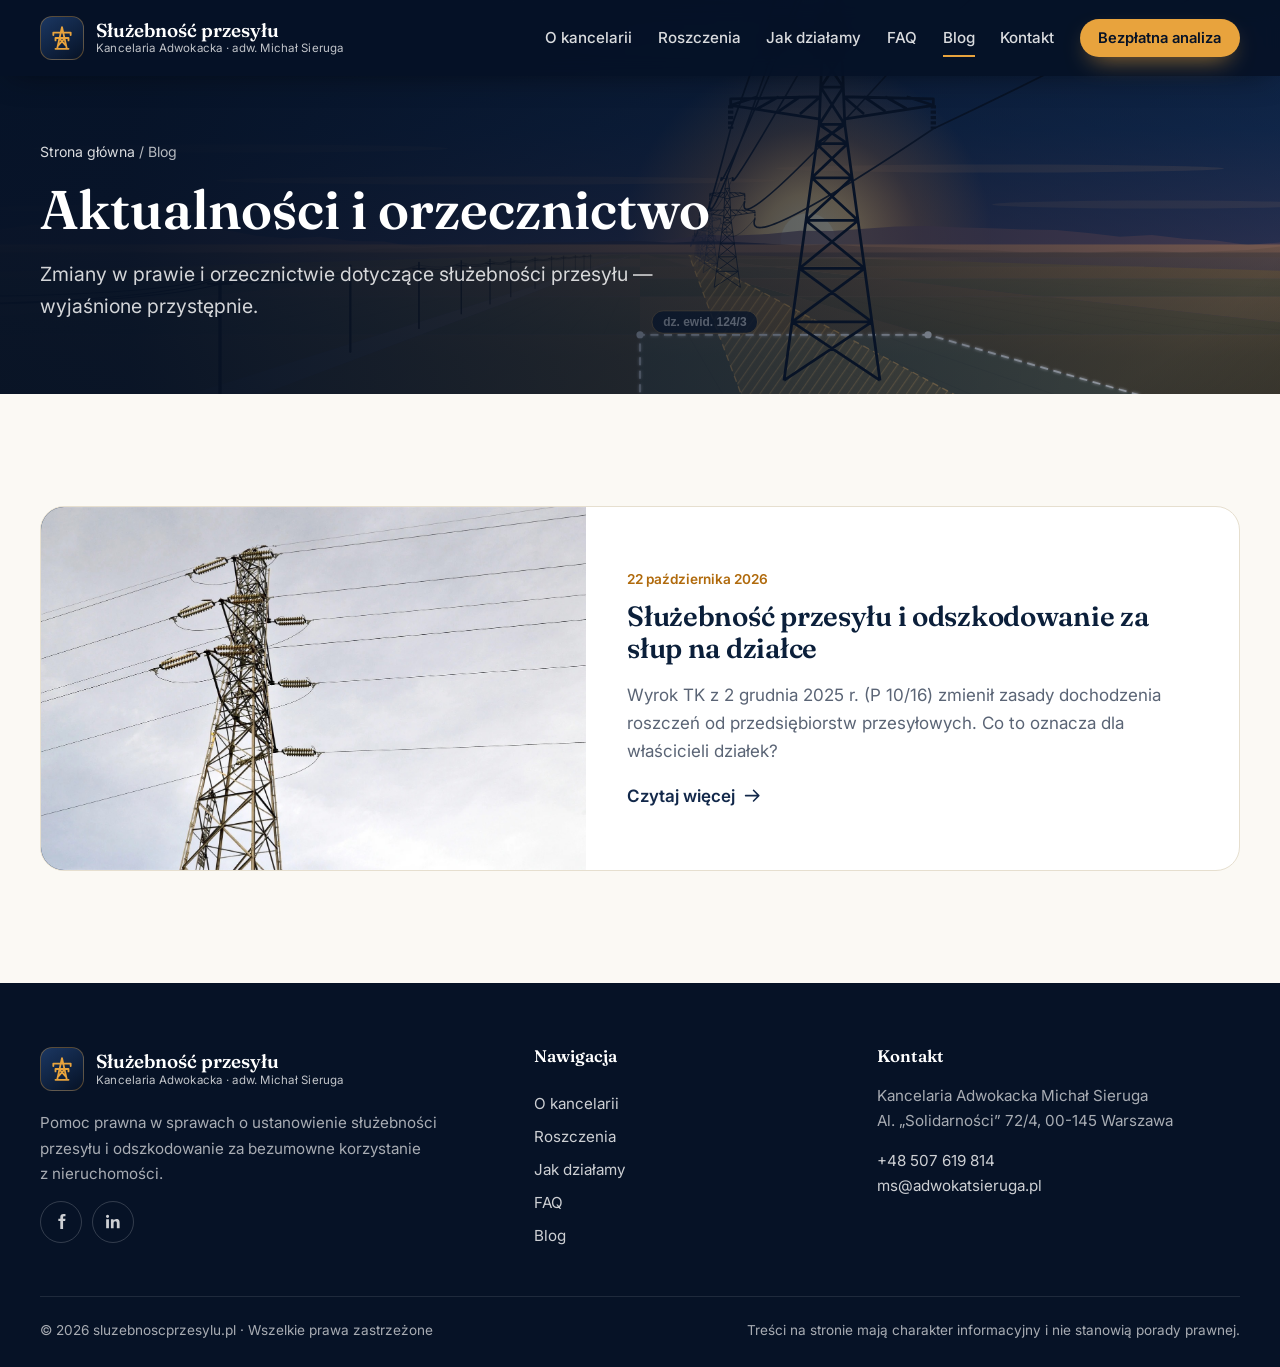
<file: blog/index.html>
<!doctype html>
<html lang="pl">
<head>
  <meta charset="utf-8">
  <meta name="viewport" content="width=device-width, initial-scale=1">
  <title>Blog – służebność przesyłu | Kancelaria Adwokacka Michał Sieruga</title>
  <meta name="description" content="Aktualności i orzecznictwo dotyczące służebności przesyłu oraz odszkodowań za słupy, linie i rurociągi na działkach.">
  <link rel="canonical" href="https://xn--suzebnoscprzesylu-23c.pl/blog/">
  <meta name="theme-color" content="#0b1f3a">
  <meta property="og:type" content="website">
  <meta property="og:locale" content="pl_PL">
  <meta property="og:title" content="Blog – służebność przesyłu | Kancelaria Adwokacka Michał Sieruga">
  <meta property="og:description" content="Aktualności i orzecznictwo dotyczące służebności przesyłu oraz odszkodowań za słupy, linie i rurociągi na działkach.">
  <meta property="og:url" content="https://xn--suzebnoscprzesylu-23c.pl/blog/">
  <meta property="og:image" content="https://xn--suzebnoscprzesylu-23c.pl/assets/img/hero-linia-wn.svg">
  <link rel="icon" href="../assets/img/favicon.svg" type="image/svg+xml">
  <link rel="preconnect" href="https://fonts.googleapis.com">
  <link rel="preconnect" href="https://fonts.gstatic.com" crossorigin>
  <link href="https://fonts.googleapis.com/css2?family=Fraunces:opsz,wght@9..144,500;9..144,600;9..144,700&family=Inter:wght@400;500;600;700&display=swap" rel="stylesheet">
  <link rel="stylesheet" href="../assets/css/style.css">
  <script>document.documentElement.classList.add('js');</script>
</head>
<body>
  <svg width="0" height="0" style="position:absolute" aria-hidden="true">
    <defs>
      <symbol id="i-pylon" viewBox="0 0 24 24"><path d="M12 2 7.5 22M12 2l4.5 20M4 7h16M6 12h12M4 7v2.2M20 7v2.2M6 12v2.2M18 12v2.2M9.2 12l6 6.5M14.8 12l-6 6.5M6 22h12"/></symbol>
      <symbol id="i-pole" viewBox="0 0 24 24"><path d="M12 2.5v19.5M4.5 7h15M6 7V4.5M18 7V4.5M12 11.5 7.5 7M12 11.5 16.5 7M8.5 22h7M2 5c1.2.8 2.6.8 4-.5M18 4.5c1.4 1.3 2.8 1.3 4 .5"/></symbol>
      <symbol id="i-station" viewBox="0 0 24 24"><rect x="3.5" y="7" width="17" height="14" rx="1.5"/><path d="M7 7V4h10v3M13.2 10 10 14.2h4l-3.2 4.3"/></symbol>
      <symbol id="i-gas" viewBox="0 0 24 24"><path d="M2 14.5h4.5M17.5 14.5H22M2 20h4.5M17.5 20H22M6.5 12.5h11v9.5h-11zM12 12.5V8.5M8 6.5h8M12 6.5v2"/><circle cx="12" cy="17.2" r="1.6"/></symbol>
      <symbol id="i-water" viewBox="0 0 24 24"><path d="M12 2.5s5.5 6 5.5 9.8a5.5 5.5 0 0 1-11 0C6.5 8.5 12 2.5 12 2.5z"/><path d="M2 21.5h20M9.5 13a2.6 2.6 0 0 0 2.5 2.5"/></symbol>
      <symbol id="i-heat" viewBox="0 0 24 24"><path d="M7 3c-1.8 2 1.8 3.5 0 5.5s1.8 3.5 0 5.5M12 3c-1.8 2 1.8 3.5 0 5.5s1.8 3.5 0 5.5M17 3c-1.8 2 1.8 3.5 0 5.5s1.8 3.5 0 5.5M3 18h18v3H3z"/></symbol>
      <symbol id="i-telecom" viewBox="0 0 24 24"><path d="M12 9.5 8 22M12 9.5 16 22M9.3 17.5h5.4M5.5 4.5a9 9 0 0 0 0 10M18.5 4.5a9 9 0 0 1 0 10M8.4 7a5 5 0 0 0 0 5M15.6 7a5 5 0 0 1 0 5"/><circle cx="12" cy="9.5" r="1.4"/></symbol>
      <symbol id="i-scales" viewBox="0 0 24 24"><path d="M12 3v17M7 21h10M4.5 6.5h15M12 3.5v0M4.5 6.5 2 13a3 3 0 0 0 5 0zM19.5 6.5 17 13a3 3 0 0 0 5 0z"/></symbol>
      <symbol id="i-gavel" viewBox="0 0 24 24"><path d="m13.5 3.5 6.9 6.9M10.6 6.4l6.9 6.9M12 5l5.7 5.7-2.9 2.9L9.1 7.9zM10.7 11.3 3 19l2 2 7.7-7.7M13 21.5h8.5"/></symbol>
      <symbol id="i-doc" viewBox="0 0 24 24"><path d="M5.5 2.5h9l4 4v15h-13zM14 2.5v4.5h4.5M8.5 11.5h7M8.5 15h7M8.5 18.5h4.5"/></symbol>
      <symbol id="i-search" viewBox="0 0 24 24"><circle cx="10.5" cy="10.5" r="6.5"/><path d="m20.5 20.5-5.3-5.3M8 10.5h5M10.5 8v5"/></symbol>
      <symbol id="i-offer" viewBox="0 0 24 24"><path d="M3.5 4h17v12H9l-5.5 4.5z"/><path d="M8 9h8M8 12h5"/></symbol>
      <symbol id="i-map" viewBox="0 0 24 24"><path d="M9 3.5 3 5.5v15l6-2 6 2 6-2v-15l-6 2zM9 3.5v15M15 5.5v15"/></symbol>
      <symbol id="i-pen" viewBox="0 0 24 24"><path d="M4 20h4.2L19.5 8.7l-4.2-4.2L4 15.8zM13.3 6.5l4.2 4.2M14 20h6"/></symbol>
      <symbol id="i-camera" viewBox="0 0 24 24"><path d="M3 7.5h4l2-3h6l2 3h4v12H3z"/><circle cx="12" cy="13.2" r="3.6"/></symbol>
      <symbol id="i-mail" viewBox="0 0 24 24"><rect x="2.5" y="4.5" width="19" height="15" rx="2"/><path d="m3 6 9 7 9-7"/></symbol>
      <symbol id="i-phone" viewBox="0 0 24 24"><path d="M5 3h4l2 5-2.5 1.5a11 11 0 0 0 6 6L16 13l5 2v4a2 2 0 0 1-2 2A16 16 0 0 1 3 5a2 2 0 0 1 2-2z"/></symbol>
      <symbol id="i-pin" viewBox="0 0 24 24"><path d="M12 21.5s-7-6.2-7-11.5a7 7 0 0 1 14 0c0 5.3-7 11.5-7 11.5z"/><circle cx="12" cy="10" r="2.6"/></symbol>
      <symbol id="i-clock" viewBox="0 0 24 24"><circle cx="12" cy="12" r="9"/><path d="M12 7v5l3.5 2"/></symbol>
      <symbol id="i-calendar" viewBox="0 0 24 24"><rect x="3" y="5" width="18" height="16" rx="2"/><path d="M3 10h18M8 3v4M16 3v4M8 14h3M8 17.5h6"/></symbol>
      <symbol id="i-ruler" viewBox="0 0 24 24"><path d="m3 16.5 13.5-13.5 4.5 4.5L7.5 21z M7 12.5l2 2M10 9.5l2 2M13 6.5l2 2"/></symbol>
      <symbol id="i-check" viewBox="0 0 24 24"><path d="m4.5 12.5 4.5 4.5 10.5-10.5"/></symbol>
      <symbol id="i-arrow" viewBox="0 0 24 24"><path d="M4 12h15M13 6l6 6-6 6"/></symbol>
      <symbol id="i-facebook" viewBox="0 0 24 24"><path d="M14 8.5V6.8c0-.8.5-1.3 1.3-1.3H17V2.5h-2.6C11.8 2.5 10.5 4 10.5 6.4v2.1H8v3h2.5v10H14v-10h2.6l.4-3z"/></symbol>
      <symbol id="i-linkedin" viewBox="0 0 24 24"><path d="M4 9h3.5v11.5H4zM5.75 3.5a2 2 0 1 1 0 4 2 2 0 0 1 0-4zM10 9h3.3v1.6c.5-.9 1.7-1.9 3.6-1.9 3.6 0 4.1 2.3 4.1 5.3v6.5h-3.5v-5.7c0-1.4 0-3.1-1.9-3.1s-2.2 1.5-2.2 3v5.8H10z"/></symbol>
    </defs>
  </svg>

  <a class="skip-link" href="#main">Przejdź do treści</a>

  <header class="site-header is-solid" data-header data-solid>
    <div class="container header-inner">
      <a class="brand" href="../index.html" aria-label="sluzebnoscprzesylu.pl – strona główna">
        <span class="brand-mark"><svg class="ico"><use href="#i-pylon"/></svg></span>
        <span class="brand-text">
          <strong>Służebność przesyłu</strong>
          <small>Kancelaria Adwokacka · adw. Michał Sieruga</small>
        </span>
      </a>
      <nav class="nav" id="nav" aria-label="Menu główne">
        <a href="../index.html#o-kancelarii">O kancelarii</a>
        <a href="../index.html#roszczenia">Roszczenia</a>
        <a href="../index.html#oferta">Jak działamy</a>
        <a href="../index.html#faq">FAQ</a>
        <a href="index.html" class="is-active" aria-current="page">Blog</a>
        <a href="../index.html#kontakt">Kontakt</a>
        <a class="btn btn-amber btn-sm nav-cta" href="../index.html#kontakt">Bezpłatna analiza</a>
      </nav>
      <a class="header-phone" href="tel:+48507619814"><svg class="ico"><use href="#i-phone"/></svg><span>507 619 814</span></a>
      <button class="nav-toggle" type="button" aria-controls="nav" aria-expanded="false" aria-label="Otwórz menu" data-nav-toggle>
        <span></span><span></span><span></span>
      </button>
    </div>
  </header>

  <main id="main">
    <section class="page-hero">
      <img class="hero-bg" src="../assets/img/hero-linia-wn.svg" alt="" width="1600" height="900">
      <div class="hero-shade"></div>
      <div class="container">
        <nav class="breadcrumbs" aria-label="Okruszki"><a href="../index.html">Strona główna</a> / <span>Blog</span></nav>
        <h1>Aktualności i&nbsp;orzecznictwo</h1>
        <p class="lead">Zmiany w&nbsp;prawie i&nbsp;orzecznictwie dotyczące służebności przesyłu — wyjaśnione przystępnie.</p>
      </div>
    </section>
    <section>
      <div class="container blog-list">
        <a class="post-card reveal" href="sluzebnosc-przesylu-i-odszkodowanie-za-slup-na-dzialce.html">
          <div class="post-card-media"><img src="../assets/img/slup-wn-foto.jpg" alt="Kratownicowy słup linii wysokiego napięcia z izolatorami i przewodami" width="1600" height="1067"></div>
          <div class="post-card-body">
            <time datetime="2026-10-22">22 października 2026</time>
            <h2 class="h3">Służebność przesyłu i odszkodowanie za słup na działce</h2>
            <p>Wyrok TK z&nbsp;2 grudnia 2025&nbsp;r. (P&nbsp;10/16) zmienił zasady dochodzenia roszczeń od przedsiębiorstw przesyłowych. Co to oznacza dla właścicieli działek?</p>
            <span class="link-arrow">Czytaj więcej <svg class="ico"><use href="#i-arrow"/></svg></span>
          </div>
        </a>
      </div>
    </section>
  </main>

  <footer class="site-footer">
    <div class="container footer-grid">
      <div class="footer-brand">
        <a class="brand" href="../index.html">
          <span class="brand-mark"><svg class="ico"><use href="#i-pylon"/></svg></span>
          <span class="brand-text"><strong>Służebność przesyłu</strong><small>Kancelaria Adwokacka · adw. Michał Sieruga</small></span>
        </a>
        <p>Pomoc prawna w&nbsp;sprawach o&nbsp;ustanowienie służebności przesyłu i&nbsp;odszkodowanie za bezumowne korzystanie z&nbsp;nieruchomości.</p>
        <div class="social">
          <a href="https://www.facebook.com/adwokatsieruga/" target="_blank" rel="noopener" aria-label="Facebook"><svg class="ico"><use href="#i-facebook"/></svg></a>
          <a href="https://www.linkedin.com/in/michal-sieruga-936990129" target="_blank" rel="noopener" aria-label="LinkedIn"><svg class="ico"><use href="#i-linkedin"/></svg></a>
        </div>
      </div>
      <nav class="footer-nav" aria-label="Menu w stopce">
        <h4>Nawigacja</h4>
        <a href="../index.html#o-kancelarii">O kancelarii</a>
        <a href="../index.html#roszczenia">Roszczenia</a>
        <a href="../index.html#oferta">Jak działamy</a>
        <a href="../index.html#faq">FAQ</a>
        <a href="index.html">Blog</a>
      </nav>
      <div class="footer-contact">
        <h4>Kontakt</h4>
        <p>Kancelaria Adwokacka Michał Sieruga<br>Al. „Solidarności” 72/4, 00-145 Warszawa</p>
        <p><a href="tel:+48507619814">+48 507 619 814</a><br><a href="mailto:ms@adwokatsieruga.pl">ms@adwokatsieruga.pl</a></p>
      </div>
    </div>
    <div class="container footer-bottom">
      <p>© <span data-year>2026</span> sluzebnoscprzesylu.pl · Wszelkie prawa zastrzeżone</p>
      <p>Treści na stronie mają charakter informacyjny i&nbsp;nie stanowią porady prawnej.</p>
    </div>
  </footer>

  <div class="mobile-cta">
    <a href="tel:+48507619814"><svg class="ico"><use href="#i-phone"/></svg>Zadzwoń</a>
    <a href="../index.html#kontakt" class="is-primary"><svg class="ico"><use href="#i-search"/></svg>Bezpłatna analiza</a>
  </div>

  <script src="../assets/js/main.js" defer></script>
</body>
</html>
</file>
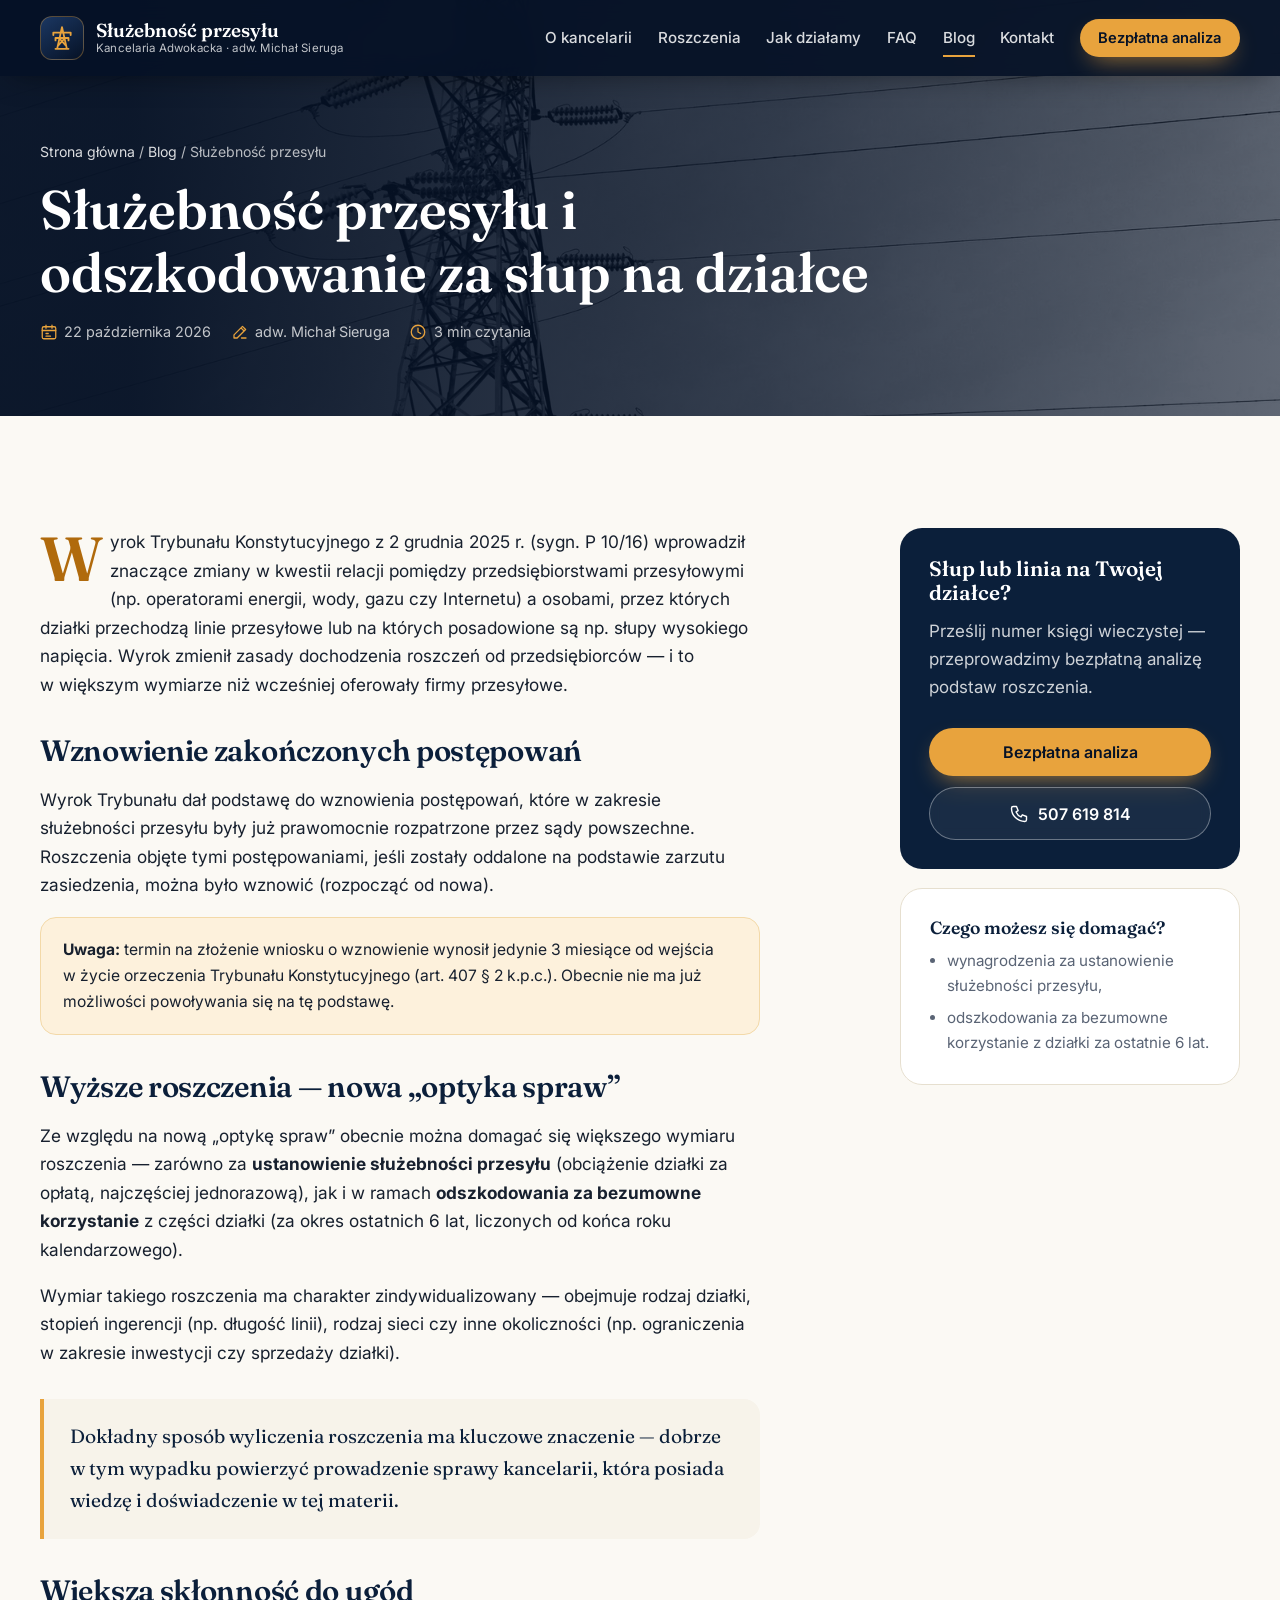
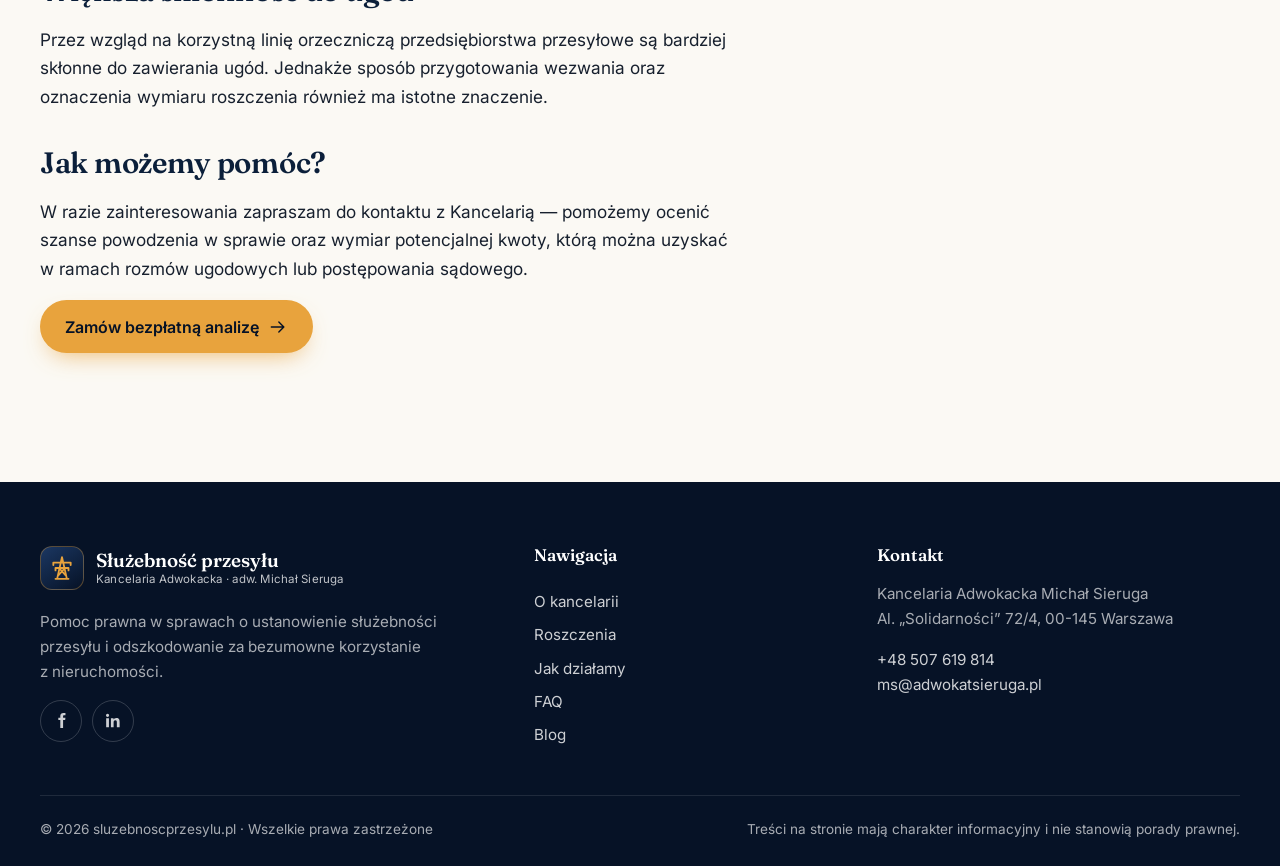
<file: blog/sluzebnosc-przesylu-i-odszkodowanie-za-slup-na-dzialce.html>
<!doctype html>
<html lang="pl">
<head>
  <meta charset="utf-8">
  <meta name="viewport" content="width=device-width, initial-scale=1">
  <title>Służebność przesyłu i odszkodowanie za słup na działce | Blog – Kancelaria Adwokacka Michał Sieruga</title>
  <meta name="description" content="Wyrok TK z 2 grudnia 2025 r. (P 10/16) zmienił zasady dochodzenia roszczeń od przedsiębiorstw przesyłowych. Sprawdź, czego możesz się domagać za słup lub linię na działce.">
  <link rel="canonical" href="https://xn--suzebnoscprzesylu-23c.pl/blog/sluzebnosc-przesylu-i-odszkodowanie-za-slup-na-dzialce.html">
  <meta name="theme-color" content="#0b1f3a">
  <meta property="og:type" content="article">
  <meta property="og:locale" content="pl_PL">
  <meta property="og:title" content="Służebność przesyłu i odszkodowanie za słup na działce | Blog – Kancelaria Adwokacka Michał Sieruga">
  <meta property="og:description" content="Wyrok TK z 2 grudnia 2025 r. (P 10/16) zmienił zasady dochodzenia roszczeń od przedsiębiorstw przesyłowych. Sprawdź, czego możesz się domagać za słup lub linię na działce.">
  <meta property="og:url" content="https://xn--suzebnoscprzesylu-23c.pl/blog/sluzebnosc-przesylu-i-odszkodowanie-za-slup-na-dzialce.html">
  <meta property="og:image" content="https://xn--suzebnoscprzesylu-23c.pl/assets/img/slup-wn-foto.jpg">
  <link rel="icon" href="../assets/img/favicon.svg" type="image/svg+xml">
  <link rel="preconnect" href="https://fonts.googleapis.com">
  <link rel="preconnect" href="https://fonts.gstatic.com" crossorigin>
  <link href="https://fonts.googleapis.com/css2?family=Fraunces:opsz,wght@9..144,500;9..144,600;9..144,700&family=Inter:wght@400;500;600;700&display=swap" rel="stylesheet">
  <link rel="stylesheet" href="../assets/css/style.css">
  <script>document.documentElement.classList.add('js');</script>
  <script type="application/ld+json">
  {
    "@context": "https://schema.org",
    "@type": "BlogPosting",
    "headline": "Służebność przesyłu i odszkodowanie za słup na działce",
    "description": "Wyrok TK z 2 grudnia 2025 r. (P 10/16) zmienił zasady dochodzenia roszczeń od przedsiębiorstw przesyłowych. Sprawdź, czego możesz się domagać za słup lub linię na działce.",
    "datePublished": "2026-10-22",
    "inLanguage": "pl-PL",
    "image": "https://xn--suzebnoscprzesylu-23c.pl/assets/img/slup-wn-foto.jpg",
    "mainEntityOfPage": "https://xn--suzebnoscprzesylu-23c.pl/blog/sluzebnosc-przesylu-i-odszkodowanie-za-slup-na-dzialce.html",
    "author": { "@type": "Person", "name": "adw. Michał Sieruga" },
    "publisher": { "@type": "LegalService", "name": "Kancelaria Adwokacka Michał Sieruga" }
  }
  </script>
</head>
<body>
  <svg width="0" height="0" style="position:absolute" aria-hidden="true">
    <defs>
      <symbol id="i-pylon" viewBox="0 0 24 24"><path d="M12 2 7.5 22M12 2l4.5 20M4 7h16M6 12h12M4 7v2.2M20 7v2.2M6 12v2.2M18 12v2.2M9.2 12l6 6.5M14.8 12l-6 6.5M6 22h12"/></symbol>
      <symbol id="i-pole" viewBox="0 0 24 24"><path d="M12 2.5v19.5M4.5 7h15M6 7V4.5M18 7V4.5M12 11.5 7.5 7M12 11.5 16.5 7M8.5 22h7M2 5c1.2.8 2.6.8 4-.5M18 4.5c1.4 1.3 2.8 1.3 4 .5"/></symbol>
      <symbol id="i-station" viewBox="0 0 24 24"><rect x="3.5" y="7" width="17" height="14" rx="1.5"/><path d="M7 7V4h10v3M13.2 10 10 14.2h4l-3.2 4.3"/></symbol>
      <symbol id="i-gas" viewBox="0 0 24 24"><path d="M2 14.5h4.5M17.5 14.5H22M2 20h4.5M17.5 20H22M6.5 12.5h11v9.5h-11zM12 12.5V8.5M8 6.5h8M12 6.5v2"/><circle cx="12" cy="17.2" r="1.6"/></symbol>
      <symbol id="i-water" viewBox="0 0 24 24"><path d="M12 2.5s5.5 6 5.5 9.8a5.5 5.5 0 0 1-11 0C6.5 8.5 12 2.5 12 2.5z"/><path d="M2 21.5h20M9.5 13a2.6 2.6 0 0 0 2.5 2.5"/></symbol>
      <symbol id="i-heat" viewBox="0 0 24 24"><path d="M7 3c-1.8 2 1.8 3.5 0 5.5s1.8 3.5 0 5.5M12 3c-1.8 2 1.8 3.5 0 5.5s1.8 3.5 0 5.5M17 3c-1.8 2 1.8 3.5 0 5.5s1.8 3.5 0 5.5M3 18h18v3H3z"/></symbol>
      <symbol id="i-telecom" viewBox="0 0 24 24"><path d="M12 9.5 8 22M12 9.5 16 22M9.3 17.5h5.4M5.5 4.5a9 9 0 0 0 0 10M18.5 4.5a9 9 0 0 1 0 10M8.4 7a5 5 0 0 0 0 5M15.6 7a5 5 0 0 1 0 5"/><circle cx="12" cy="9.5" r="1.4"/></symbol>
      <symbol id="i-scales" viewBox="0 0 24 24"><path d="M12 3v17M7 21h10M4.5 6.5h15M12 3.5v0M4.5 6.5 2 13a3 3 0 0 0 5 0zM19.5 6.5 17 13a3 3 0 0 0 5 0z"/></symbol>
      <symbol id="i-gavel" viewBox="0 0 24 24"><path d="m13.5 3.5 6.9 6.9M10.6 6.4l6.9 6.9M12 5l5.7 5.7-2.9 2.9L9.1 7.9zM10.7 11.3 3 19l2 2 7.7-7.7M13 21.5h8.5"/></symbol>
      <symbol id="i-doc" viewBox="0 0 24 24"><path d="M5.5 2.5h9l4 4v15h-13zM14 2.5v4.5h4.5M8.5 11.5h7M8.5 15h7M8.5 18.5h4.5"/></symbol>
      <symbol id="i-search" viewBox="0 0 24 24"><circle cx="10.5" cy="10.5" r="6.5"/><path d="m20.5 20.5-5.3-5.3M8 10.5h5M10.5 8v5"/></symbol>
      <symbol id="i-offer" viewBox="0 0 24 24"><path d="M3.5 4h17v12H9l-5.5 4.5z"/><path d="M8 9h8M8 12h5"/></symbol>
      <symbol id="i-map" viewBox="0 0 24 24"><path d="M9 3.5 3 5.5v15l6-2 6 2 6-2v-15l-6 2zM9 3.5v15M15 5.5v15"/></symbol>
      <symbol id="i-pen" viewBox="0 0 24 24"><path d="M4 20h4.2L19.5 8.7l-4.2-4.2L4 15.8zM13.3 6.5l4.2 4.2M14 20h6"/></symbol>
      <symbol id="i-camera" viewBox="0 0 24 24"><path d="M3 7.5h4l2-3h6l2 3h4v12H3z"/><circle cx="12" cy="13.2" r="3.6"/></symbol>
      <symbol id="i-mail" viewBox="0 0 24 24"><rect x="2.5" y="4.5" width="19" height="15" rx="2"/><path d="m3 6 9 7 9-7"/></symbol>
      <symbol id="i-phone" viewBox="0 0 24 24"><path d="M5 3h4l2 5-2.5 1.5a11 11 0 0 0 6 6L16 13l5 2v4a2 2 0 0 1-2 2A16 16 0 0 1 3 5a2 2 0 0 1 2-2z"/></symbol>
      <symbol id="i-pin" viewBox="0 0 24 24"><path d="M12 21.5s-7-6.2-7-11.5a7 7 0 0 1 14 0c0 5.3-7 11.5-7 11.5z"/><circle cx="12" cy="10" r="2.6"/></symbol>
      <symbol id="i-clock" viewBox="0 0 24 24"><circle cx="12" cy="12" r="9"/><path d="M12 7v5l3.5 2"/></symbol>
      <symbol id="i-calendar" viewBox="0 0 24 24"><rect x="3" y="5" width="18" height="16" rx="2"/><path d="M3 10h18M8 3v4M16 3v4M8 14h3M8 17.5h6"/></symbol>
      <symbol id="i-ruler" viewBox="0 0 24 24"><path d="m3 16.5 13.5-13.5 4.5 4.5L7.5 21z M7 12.5l2 2M10 9.5l2 2M13 6.5l2 2"/></symbol>
      <symbol id="i-check" viewBox="0 0 24 24"><path d="m4.5 12.5 4.5 4.5 10.5-10.5"/></symbol>
      <symbol id="i-arrow" viewBox="0 0 24 24"><path d="M4 12h15M13 6l6 6-6 6"/></symbol>
      <symbol id="i-facebook" viewBox="0 0 24 24"><path d="M14 8.5V6.8c0-.8.5-1.3 1.3-1.3H17V2.5h-2.6C11.8 2.5 10.5 4 10.5 6.4v2.1H8v3h2.5v10H14v-10h2.6l.4-3z"/></symbol>
      <symbol id="i-linkedin" viewBox="0 0 24 24"><path d="M4 9h3.5v11.5H4zM5.75 3.5a2 2 0 1 1 0 4 2 2 0 0 1 0-4zM10 9h3.3v1.6c.5-.9 1.7-1.9 3.6-1.9 3.6 0 4.1 2.3 4.1 5.3v6.5h-3.5v-5.7c0-1.4 0-3.1-1.9-3.1s-2.2 1.5-2.2 3v5.8H10z"/></symbol>
    </defs>
  </svg>

  <a class="skip-link" href="#main">Przejdź do treści</a>

  <header class="site-header is-solid" data-header data-solid>
    <div class="container header-inner">
      <a class="brand" href="../index.html" aria-label="sluzebnoscprzesylu.pl – strona główna">
        <span class="brand-mark"><svg class="ico"><use href="#i-pylon"/></svg></span>
        <span class="brand-text">
          <strong>Służebność przesyłu</strong>
          <small>Kancelaria Adwokacka · adw. Michał Sieruga</small>
        </span>
      </a>
      <nav class="nav" id="nav" aria-label="Menu główne">
        <a href="../index.html#o-kancelarii">O kancelarii</a>
        <a href="../index.html#roszczenia">Roszczenia</a>
        <a href="../index.html#oferta">Jak działamy</a>
        <a href="../index.html#faq">FAQ</a>
        <a href="index.html" class="is-active" aria-current="page">Blog</a>
        <a href="../index.html#kontakt">Kontakt</a>
        <a class="btn btn-amber btn-sm nav-cta" href="../index.html#kontakt">Bezpłatna analiza</a>
      </nav>
      <a class="header-phone" href="tel:+48507619814"><svg class="ico"><use href="#i-phone"/></svg><span>507 619 814</span></a>
      <button class="nav-toggle" type="button" aria-controls="nav" aria-expanded="false" aria-label="Otwórz menu" data-nav-toggle>
        <span></span><span></span><span></span>
      </button>
    </div>
  </header>

  <main id="main">
    <section class="page-hero">
      <img class="hero-bg hero-photo" src="../assets/img/slup-wn-foto.jpg" alt="" width="1600" height="1067">
      <div class="hero-shade"></div>
      <div class="container">
        <nav class="breadcrumbs" aria-label="Okruszki"><a href="../index.html">Strona główna</a> / <a href="index.html">Blog</a> / <span>Służebność przesyłu</span></nav>
        <h1>Służebność przesyłu i odszkodowanie za słup na działce</h1>
        <div class="meta">
          <span><svg class="ico"><use href="#i-calendar"/></svg><time datetime="2026-10-22">22 października 2026</time></span>
          <span><svg class="ico"><use href="#i-pen"/></svg>adw. Michał Sieruga</span>
          <span><svg class="ico"><use href="#i-clock"/></svg>3 min czytania</span>
        </div>
      </div>
    </section>

    <section>
      <div class="container article-layout">
        <article class="article">
          <p>Wyrok Trybunału Konstytucyjnego z&nbsp;2&nbsp;grudnia 2025&nbsp;r. (sygn. P&nbsp;10/16) wprowadził znaczące zmiany w&nbsp;kwestii relacji pomiędzy przedsiębiorstwami przesyłowymi (np. operatorami energii, wody, gazu czy Internetu) a&nbsp;osobami, przez których działki przechodzą linie przesyłowe lub na których posadowione są np. słupy wysokiego napięcia. Wyrok zmienił zasady dochodzenia roszczeń od przedsiębiorców — i&nbsp;to w&nbsp;większym wymiarze niż wcześniej oferowały firmy przesyłowe.</p>

          <h2>Wznowienie zakończonych postępowań</h2>
          <p>Wyrok Trybunału dał podstawę do wznowienia postępowań, które w&nbsp;zakresie służebności przesyłu były już prawomocnie rozpatrzone przez sądy powszechne. Roszczenia objęte tymi postępowaniami, jeśli zostały oddalone na podstawie zarzutu zasiedzenia, można było wznowić (rozpocząć od nowa).</p>
          <p class="note"><strong>Uwaga:</strong> termin na złożenie wniosku o&nbsp;wznowienie wynosił jedynie 3&nbsp;miesiące od wejścia w&nbsp;życie orzeczenia Trybunału Konstytucyjnego (art.&nbsp;407 §&nbsp;2 k.p.c.). Obecnie nie ma już możliwości powoływania się na tę podstawę.</p>

          <h2>Wyższe roszczenia — nowa „optyka spraw”</h2>
          <p>Ze względu na nową „optykę spraw” obecnie można domagać się większego wymiaru roszczenia — zarówno za <strong>ustanowienie służebności przesyłu</strong> (obciążenie działki za opłatą, najczęściej jednorazową), jak i&nbsp;w&nbsp;ramach <strong>odszkodowania za bezumowne korzystanie</strong> z&nbsp;części działki (za okres ostatnich 6&nbsp;lat, liczonych od końca roku kalendarzowego).</p>
          <p>Wymiar takiego roszczenia ma charakter zindywidualizowany — obejmuje rodzaj działki, stopień ingerencji (np. długość linii), rodzaj sieci czy inne okoliczności (np. ograniczenia w&nbsp;zakresie inwestycji czy sprzedaży działki).</p>
          <blockquote>Dokładny sposób wyliczenia roszczenia ma kluczowe znaczenie — dobrze w&nbsp;tym wypadku powierzyć prowadzenie sprawy kancelarii, która posiada wiedzę i&nbsp;doświadczenie w&nbsp;tej materii.</blockquote>

          <h2>Większa skłonność do ugód</h2>
          <p>Przez wzgląd na korzystną linię orzeczniczą przedsiębiorstwa przesyłowe są bardziej skłonne do zawierania ugód. Jednakże sposób przygotowania wezwania oraz oznaczenia wymiaru roszczenia również ma istotne znaczenie.</p>

          <h2>Jak możemy pomóc?</h2>
          <p>W&nbsp;razie zainteresowania zapraszam do kontaktu z&nbsp;Kancelarią — pomożemy ocenić szanse powodzenia w&nbsp;sprawie oraz wymiar potencjalnej kwoty, którą można uzyskać w&nbsp;ramach rozmów ugodowych lub postępowania sądowego.</p>
          <p><a class="btn btn-amber" href="../index.html#kontakt">Zamów bezpłatną analizę <svg class="ico"><use href="#i-arrow"/></svg></a></p>
        </article>

        <aside class="sidebar">
          <div class="side-card">
            <h3>Słup lub linia na Twojej działce?</h3>
            <p>Prześlij numer księgi wieczystej — przeprowadzimy bezpłatną analizę podstaw roszczenia.</p>
            <a class="btn btn-amber" href="../index.html#kontakt">Bezpłatna analiza</a>
            <a class="btn btn-ghost" href="tel:+48507619814"><svg class="ico"><use href="#i-phone"/></svg> 507 619 814</a>
          </div>
          <div class="side-card side-card-light">
            <h3>Czego możesz się domagać?</h3>
            <ul>
              <li>wynagrodzenia za ustanowienie służebności przesyłu,</li>
              <li>odszkodowania za bezumowne korzystanie z&nbsp;działki za ostatnie 6&nbsp;lat.</li>
            </ul>
          </div>
        </aside>
      </div>
    </section>
  </main>

  <footer class="site-footer">
    <div class="container footer-grid">
      <div class="footer-brand">
        <a class="brand" href="../index.html">
          <span class="brand-mark"><svg class="ico"><use href="#i-pylon"/></svg></span>
          <span class="brand-text"><strong>Służebność przesyłu</strong><small>Kancelaria Adwokacka · adw. Michał Sieruga</small></span>
        </a>
        <p>Pomoc prawna w&nbsp;sprawach o&nbsp;ustanowienie służebności przesyłu i&nbsp;odszkodowanie za bezumowne korzystanie z&nbsp;nieruchomości.</p>
        <div class="social">
          <a href="https://www.facebook.com/adwokatsieruga/" target="_blank" rel="noopener" aria-label="Facebook"><svg class="ico"><use href="#i-facebook"/></svg></a>
          <a href="https://www.linkedin.com/in/michal-sieruga-936990129" target="_blank" rel="noopener" aria-label="LinkedIn"><svg class="ico"><use href="#i-linkedin"/></svg></a>
        </div>
      </div>
      <nav class="footer-nav" aria-label="Menu w stopce">
        <h4>Nawigacja</h4>
        <a href="../index.html#o-kancelarii">O kancelarii</a>
        <a href="../index.html#roszczenia">Roszczenia</a>
        <a href="../index.html#oferta">Jak działamy</a>
        <a href="../index.html#faq">FAQ</a>
        <a href="index.html">Blog</a>
      </nav>
      <div class="footer-contact">
        <h4>Kontakt</h4>
        <p>Kancelaria Adwokacka Michał Sieruga<br>Al. „Solidarności” 72/4, 00-145 Warszawa</p>
        <p><a href="tel:+48507619814">+48 507 619 814</a><br><a href="mailto:ms@adwokatsieruga.pl">ms@adwokatsieruga.pl</a></p>
      </div>
    </div>
    <div class="container footer-bottom">
      <p>© <span data-year>2026</span> sluzebnoscprzesylu.pl · Wszelkie prawa zastrzeżone</p>
      <p>Treści na stronie mają charakter informacyjny i&nbsp;nie stanowią porady prawnej.</p>
    </div>
  </footer>

  <div class="mobile-cta">
    <a href="tel:+48507619814"><svg class="ico"><use href="#i-phone"/></svg>Zadzwoń</a>
    <a href="../index.html#kontakt" class="is-primary"><svg class="ico"><use href="#i-search"/></svg>Bezpłatna analiza</a>
  </div>

  <script src="../assets/js/main.js" defer></script>
</body>
</html>
</file>
<file: assets/css/style.css>
:root {
  --navy-950: #061226;
  --navy-900: #0b1f3a;
  --navy-800: #12284a;
  --navy-700: #1b3762;
  --amber: #e8a33d;
  --amber-300: #f6c879;
  --amber-700: #b06a0c;
  --cream: #f7f3ea;
  --paper: #fbf9f4;
  --ink: #17202e;
  --muted: #5a6475;
  --line: #e6dfcf;
  --radius: 18px;
  --shadow: 0 18px 40px -18px rgba(11, 31, 58, .28);
  --font-sans: "Inter", system-ui, -apple-system, "Segoe UI", Roboto, Arial, sans-serif;
  --font-serif: "Fraunces", Georgia, "Times New Roman", serif;
  --header-h: 76px;
}

*,
*::before,
*::after { box-sizing: border-box; }

html { scroll-behavior: smooth; scroll-padding-top: calc(var(--header-h) + 12px); }

body {
  margin: 0;
  font-family: var(--font-sans);
  font-size: 17px;
  line-height: 1.65;
  color: var(--ink);
  background: var(--paper);
  -webkit-font-smoothing: antialiased;
}

img { max-width: 100%; display: block; }
a { color: var(--amber-700); }
h1, h2, h3, h4 { font-family: var(--font-serif); line-height: 1.15; margin: 0 0 .6em; color: var(--navy-900); font-weight: 600; }
h2 { font-size: clamp(1.9rem, 1.3rem + 2vw, 2.8rem); letter-spacing: -.01em; }
h3 { font-size: 1.3rem; }
p { margin: 0 0 1em; }

.container { width: min(1200px, 100% - 2.5rem); margin-inline: auto; }

.ico { width: 1.25em; height: 1.25em; flex: none; fill: none; stroke: currentColor; stroke-width: 1.7; stroke-linecap: round; stroke-linejoin: round; }
.social .ico { fill: currentColor; stroke: none; }

.skip-link { position: absolute; left: -999px; top: 8px; z-index: 100; background: #fff; padding: .6rem 1rem; border-radius: 8px; }
.skip-link:focus { left: 8px; }

:focus-visible { outline: 3px solid var(--amber); outline-offset: 3px; border-radius: 6px; }

/* ---------- Buttons ---------- */
.btn {
  display: inline-flex; align-items: center; justify-content: center; gap: .55rem;
  padding: .95rem 1.5rem; border-radius: 999px; border: 1.5px solid transparent;
  font: 600 1rem/1 var(--font-sans); text-decoration: none; cursor: pointer;
  transition: transform .2s ease, background-color .2s ease, box-shadow .2s ease, color .2s ease;
}
.btn:hover { transform: translateY(-2px); }
.btn-amber { background: var(--amber); color: var(--navy-950); box-shadow: 0 10px 24px -10px rgba(232, 163, 61, .8); }
.btn-amber:hover { background: var(--amber-300); }
.btn-ghost { color: #fff; border-color: rgba(255, 255, 255, .35); background: rgba(255, 255, 255, .06); backdrop-filter: blur(6px); }
.btn-ghost:hover { border-color: #fff; background: rgba(255, 255, 255, .12); }
.btn-sm { padding: .65rem 1.1rem; font-size: .92rem; }
.btn-block { width: 100%; }

.kicker {
  display: inline-flex; align-items: center; gap: .6rem; margin-bottom: .9rem;
  font: 700 .78rem/1 var(--font-sans); letter-spacing: .16em; text-transform: uppercase; color: var(--amber-700);
}
.kicker::before { content: ""; width: 28px; height: 2px; background: currentColor; }
.kicker-light { color: var(--amber); }

.link-arrow { display: inline-flex; align-items: center; gap: .4rem; font-weight: 600; color: var(--navy-800); text-decoration: none; }
.link-arrow .ico { transition: transform .2s; }
.link-arrow:hover .ico, .post-card:hover .link-arrow .ico { transform: translateX(4px); }

/* ---------- Header ---------- */
.site-header {
  position: fixed; inset: 0 0 auto; z-index: 50; height: var(--header-h);
  color: #fff; transition: background-color .3s, box-shadow .3s, height .3s;
}
.site-header.is-solid { background: rgba(6, 18, 38, .92); backdrop-filter: blur(10px); box-shadow: 0 8px 30px -12px rgba(0, 0, 0, .5); }
.header-inner { height: 100%; display: flex; align-items: center; gap: 1.5rem; }

.brand { display: inline-flex; align-items: center; gap: .75rem; color: inherit; text-decoration: none; }
.brand-mark { width: 44px; height: 44px; border-radius: 12px; display: grid; place-items: center; background: linear-gradient(145deg, var(--navy-700), var(--navy-950)); color: var(--amber); border: 1px solid rgba(232, 163, 61, .35); }
.brand-mark .ico { width: 26px; height: 26px; }
.brand-text { display: flex; flex-direction: column; line-height: 1.2; }
.brand-text strong { font-family: var(--font-serif); font-size: 1.18rem; font-weight: 600; }
.brand-text small { font-size: .72rem; opacity: .75; letter-spacing: .02em; }

.nav { display: flex; align-items: center; gap: 1.6rem; margin-left: auto; }
.nav a:not(.btn) { color: rgba(255, 255, 255, .85); text-decoration: none; font-size: .95rem; font-weight: 500; position: relative; }
.nav a:not(.btn)::after { content: ""; position: absolute; left: 0; right: 0; bottom: -6px; height: 2px; background: var(--amber); transform: scaleX(0); transition: transform .25s; }
.nav a:not(.btn):hover { color: #fff; }
.nav a:not(.btn):hover::after, .nav a.is-active::after { transform: scaleX(1); }

.header-phone { display: none; }
.nav-toggle { display: none; }

/* ---------- Hero ---------- */
.hero {
  position: relative; min-height: max(640px, 100svh); display: flex; align-items: center;
  color: #fff; overflow: hidden; isolation: isolate; background: var(--navy-950); padding: 0;
}
.hero-bg { position: absolute; inset: 0; width: 100%; height: 100%; object-fit: cover; object-position: 68% 50%; z-index: -2; animation: heroZoom 18s ease-out both; }
.hero-shade {
  position: absolute; inset: 0; z-index: -1;
  background:
    linear-gradient(90deg, rgba(6, 18, 38, .94) 0%, rgba(6, 18, 38, .78) 34%, rgba(6, 18, 38, .2) 62%, rgba(6, 18, 38, 0) 80%),
    linear-gradient(0deg, rgba(6, 18, 38, .75) 0%, rgba(6, 18, 38, 0) 30%);
}
@keyframes heroZoom { from { transform: scale(1.08); } to { transform: scale(1); } }

.hero-content { padding: calc(var(--header-h) + 2.5rem) 0 4.5rem; }
.hero-content > * { max-width: 720px; }
.eyebrow { display: inline-flex; align-items: center; gap: .6rem; padding: .45rem .95rem; border-radius: 999px; background: rgba(255, 255, 255, .08); border: 1px solid rgba(255, 255, 255, .16); font-size: .85rem; font-weight: 500; }
.eyebrow .dot { width: 8px; height: 8px; border-radius: 50%; background: var(--amber); box-shadow: 0 0 0 0 rgba(232, 163, 61, .7); animation: pulse 2.2s infinite; }
@keyframes pulse { 70% { box-shadow: 0 0 0 10px rgba(232, 163, 61, 0); } 100% { box-shadow: 0 0 0 0 rgba(232, 163, 61, 0); } }

.hero h1 { color: #fff; font-size: clamp(2.2rem, 1.3rem + 2.8vw, 3.5rem); line-height: 1.08; letter-spacing: -.015em; margin: 1.2rem 0 1.1rem; }
.hero h1 em { display: block; font-style: italic; font-weight: 500; color: var(--amber-300); }
.lead { font-size: clamp(1.05rem, 1rem + .3vw, 1.22rem); color: rgba(255, 255, 255, .82); }
.hero .lead { max-width: 600px; }
.hero-actions { display: flex; flex-wrap: wrap; gap: .9rem; margin: 2rem 0 2.2rem; }
.hero-points { list-style: none; padding: 0; margin: 0; display: grid; gap: .6rem; }
.hero-points li { display: flex; align-items: center; gap: .65rem; color: rgba(255, 255, 255, .88); font-size: .98rem; }
.hero-points .ico { color: var(--navy-950); background: var(--amber); border-radius: 50%; padding: 3px; width: 22px; height: 22px; stroke-width: 2.6; }

.hero-scroll { position: absolute; left: 50%; bottom: 1.6rem; transform: translateX(-50%); width: 26px; height: 42px; border: 2px solid rgba(255, 255, 255, .5); border-radius: 14px; }
.hero-scroll span { position: absolute; left: 50%; top: 8px; width: 4px; height: 8px; margin-left: -2px; border-radius: 2px; background: #fff; animation: scrollDot 1.8s infinite; }
@keyframes scrollDot { 0% { opacity: 0; transform: translateY(0); } 40% { opacity: 1; } 100% { opacity: 0; transform: translateY(14px); } }

/* ---------- Sections ---------- */
section { padding: clamp(4.5rem, 3rem + 5vw, 7.5rem) 0; }
.section-head { max-width: 720px; margin-bottom: 3rem; }
.section-head p:not(.kicker) { color: var(--muted); font-size: 1.08rem; }
.section-head-row { max-width: none; display: flex; justify-content: space-between; align-items: end; gap: 1rem; flex-wrap: wrap; }

/* Infrastructure */
.infra { background: var(--cream); position: relative; }
.infra::before {
  content: ""; position: absolute; inset: 0 0 auto; height: 6px;
  background: repeating-linear-gradient(90deg, var(--amber) 0 18px, transparent 18px 30px);
  opacity: .5;
}
.infra-head { display: grid; grid-template-columns: 1fr 1fr; gap: 1rem 4rem; align-items: end; margin-bottom: 3rem; }
.infra-head .kicker, .infra-head h2 { grid-column: 1; }
.infra-head h2 { margin: 0; }
.infra-head p:not(.kicker) { grid-column: 2; grid-row: 1 / span 2; margin: 0; color: var(--muted); font-size: 1.08rem; }
.infra-grid { list-style: none; padding: 0; margin: 0; display: grid; grid-template-columns: repeat(3, 1fr); gap: 1.1rem; }
.infra-tile {
  display: grid; grid-template-columns: auto 1fr; column-gap: 1rem; align-items: center;
  padding: 1.4rem 1.5rem; background: #fff; border: 1px solid var(--line); border-radius: var(--radius);
  transition: transform .25s, box-shadow .25s, border-color .25s;
}
.infra-tile:hover { transform: translateY(-4px); box-shadow: var(--shadow); border-color: transparent; }
.infra-tile .ico { grid-row: span 2; width: 52px; height: 52px; padding: 11px; border-radius: 14px; background: var(--navy-900); color: var(--amber); stroke-width: 1.5; }
.infra-tile strong { font-size: 1.02rem; color: var(--navy-900); line-height: 1.3; }
.infra-tile span { font-size: .9rem; color: var(--muted); }

/* Claims */
.claims-grid { display: grid; grid-template-columns: 1fr 1fr 1.1fr; gap: 1.4rem; align-items: stretch; }
.claim-card {
  position: relative; padding: 2.1rem; border-radius: var(--radius); background: #fff; border: 1px solid var(--line);
  display: flex; flex-direction: column; overflow: hidden;
}
.claim-card::after {
  content: ""; position: absolute; right: -40px; top: -40px; width: 140px; height: 140px; border-radius: 50%;
  background: radial-gradient(circle, rgba(232, 163, 61, .18), transparent 70%);
}
.claim-icon { width: 58px; height: 58px; border-radius: 16px; display: grid; place-items: center; background: #fdf1dc; color: var(--amber-700); margin-bottom: 1.4rem; }
.claim-icon .ico { width: 30px; height: 30px; }
.claim-card p { color: var(--muted); }
.claim-tag { margin-top: auto; align-self: flex-start; padding: .35rem .8rem; border-radius: 999px; background: var(--cream); font-size: .8rem; font-weight: 600; color: var(--navy-800); letter-spacing: .02em; }
.factors { padding: 2.1rem; border-radius: var(--radius); background: var(--navy-900); color: rgba(255, 255, 255, .82); }
.factors h3 { color: #fff; }
.factors ul { list-style: none; padding: 0; margin: 1.3rem 0 0; display: grid; gap: .8rem; }
.factors li { display: flex; gap: .75rem; align-items: flex-start; font-size: .97rem; }
.factors .ico { color: var(--amber); margin-top: .15rem; }

/* Ruling */
.ruling { padding: 0; }
.ruling-inner {
  display: grid; grid-template-columns: auto 1fr auto; gap: 2rem; align-items: center;
  padding: clamp(2rem, 1.5rem + 2vw, 3rem); border-radius: 26px; color: rgba(255, 255, 255, .82);
  background:
    radial-gradient(600px 200px at 100% 0%, rgba(232, 163, 61, .25), transparent 70%),
    linear-gradient(120deg, var(--navy-950), var(--navy-700));
  box-shadow: var(--shadow); position: relative; overflow: hidden;
}
.ruling-inner > :not(.ruling-photo) { position: relative; z-index: 1; }
.ruling-photo {
  position: absolute; top: 0; right: 0; width: 55%; height: 100%; object-fit: cover; object-position: 40% 25%;
  opacity: .32; mix-blend-mode: luminosity; pointer-events: none;
  -webkit-mask-image: linear-gradient(90deg, transparent, #000 65%); mask-image: linear-gradient(90deg, transparent, #000 65%);
}
.ruling h2 { color: #fff; font-size: clamp(1.4rem, 1.1rem + 1vw, 1.9rem); }
.ruling p:last-child { margin: 0; }
.ruling-icon { width: 76px; height: 76px; border-radius: 20px; display: grid; place-items: center; background: rgba(232, 163, 61, .14); border: 1px solid rgba(232, 163, 61, .4); color: var(--amber); }
.ruling-icon .ico { width: 38px; height: 38px; }

/* About */
.about-grid { display: grid; grid-template-columns: 1fr 1.05fr; gap: clamp(2rem, 1rem + 4vw, 5rem); align-items: center; }
.about-text > p { color: var(--muted); }
.about-text > p strong { color: var(--navy-900); }
.about-values { list-style: none; padding: 0; margin: 1.8rem 0; display: grid; gap: 1rem; }
.about-values li { display: flex; gap: 1rem; align-items: flex-start; }
.about-values .ico { width: 44px; height: 44px; padding: 10px; border-radius: 12px; background: #fdf1dc; color: var(--amber-700); }
.about-values strong { display: block; color: var(--navy-900); }
.about-values span { font-size: .93rem; color: var(--muted); }
.about-sign { display: flex; align-items: center; gap: 1rem; padding-top: 1.5rem; border-top: 1px solid var(--line); }
.about-sign strong { display: block; font-family: var(--font-serif); font-size: 1.15rem; color: var(--navy-900); }
.about-sign span { font-size: .9rem; color: var(--muted); }
.avatar { width: 54px; height: 54px; border-radius: 50%; display: grid; place-items: center; background: var(--navy-900); color: var(--amber); font: 600 1.1rem var(--font-serif); }
.about-figure { margin: 0; position: relative; }
.about-figure img { width: 100%; height: auto; border-radius: 22px; box-shadow: 0 30px 60px -25px rgba(11, 31, 58, .45); transform: rotate(1.2deg); transition: transform .4s; }
.about-figure:hover img { transform: rotate(0); }
.about-figure figcaption { margin-top: 1.2rem; font-size: .9rem; color: var(--muted); padding-left: 1rem; border-left: 3px solid var(--amber); }

/* Process */
.process { background: var(--cream); }
.steps { list-style: none; padding: 0; margin: 0 0 3rem; display: grid; grid-template-columns: repeat(4, 1fr); gap: 1.4rem; position: relative; }
.steps::before {
  content: ""; position: absolute; top: 32px; left: 8%; right: 8%; height: 14px; z-index: 0;
  background:
    url("data:image/svg+xml,%3Csvg xmlns='http://www.w3.org/2000/svg' width='200' height='14' preserveAspectRatio='none'%3E%3Cpath d='M0 1 Q100 13 200 1' fill='none' stroke='%23b06a0c' stroke-width='1.6' stroke-dasharray='5 4'/%3E%3C/svg%3E") repeat-x 0 0 / 33.4% 14px;
  opacity: .6;
}
.step { position: relative; z-index: 1; padding: 0 .4rem; }
.step-node { width: 64px; height: 64px; border-radius: 50%; display: grid; place-items: center; background: var(--navy-900); color: var(--amber); border: 5px solid var(--cream); box-shadow: 0 0 0 1.5px var(--amber); margin-bottom: 1.2rem; }
.step-node .ico { width: 26px; height: 26px; }
.step-no { display: block; font: 600 .85rem var(--font-sans); letter-spacing: .1em; color: var(--amber-700); margin-bottom: .3rem; }
.step h3 { font-size: 1.2rem; }
.step p { color: var(--muted); font-size: .97rem; margin: 0; }

.docs { display: grid; grid-template-columns: .8fr 1.6fr; gap: 2rem; padding: 2.2rem; background: #fff; border-radius: 24px; border: 1px solid var(--line); box-shadow: var(--shadow); }
.docs-intro p { color: var(--muted); margin: 0; }
.docs-list { list-style: none; padding: 0; margin: 0; display: grid; grid-template-columns: 1fr 1fr; gap: 1.1rem 1.6rem; }
.docs-list li { display: flex; gap: .9rem; align-items: flex-start; }
.docs-list .ico { width: 42px; height: 42px; padding: 9px; border-radius: 12px; background: var(--navy-900); color: var(--amber); }
.docs-list strong { display: block; color: var(--navy-900); font-size: .98rem; }
.docs-list span { font-size: .9rem; color: var(--muted); }
.docs-list em { color: var(--amber-700); font-style: normal; font-weight: 500; }

/* FAQ */
.faq-grid { display: grid; grid-template-columns: .85fr 1.4fr; gap: 3rem; align-items: start; }
.faq-grid .section-head { position: sticky; top: calc(var(--header-h) + 2rem); }
.faq-list { display: grid; gap: .8rem; }
.faq-list details { background: #fff; border: 1px solid var(--line); border-radius: 16px; padding: 0 1.4rem; transition: box-shadow .25s, border-color .25s; }
.faq-list details[open] { border-color: transparent; box-shadow: var(--shadow); }
.faq-list summary { list-style: none; cursor: pointer; padding: 1.2rem 2rem 1.2rem 0; position: relative; font-weight: 600; color: var(--navy-900); }
.faq-list summary::-webkit-details-marker { display: none; }
.faq-list summary::after { content: ""; position: absolute; right: 0; top: 50%; width: 22px; height: 22px; margin-top: -11px; border-radius: 50%; background: var(--cream) url("data:image/svg+xml,%3Csvg xmlns='http://www.w3.org/2000/svg' viewBox='0 0 24 24'%3E%3Cpath d='M12 6v12M6 12h12' stroke='%230b1f3a' stroke-width='2.4' stroke-linecap='round'/%3E%3C/svg%3E") center / 12px no-repeat; transition: transform .25s; }
.faq-list details[open] summary::after { transform: rotate(45deg); background-color: var(--amber); }
.faq-list details p { color: var(--muted); margin: 0 0 1.3rem; }

/* Blog teaser */
.blog-teaser { padding-top: 0; }
.post-card { display: grid; grid-template-columns: 1fr 1.2fr; border-radius: 24px; overflow: hidden; background: #fff; border: 1px solid var(--line); text-decoration: none; color: inherit; transition: box-shadow .3s, transform .3s; }
.post-card:hover { box-shadow: var(--shadow); transform: translateY(-4px); }
.post-card-media { overflow: hidden; min-height: 260px; }
.post-card-media { background: var(--navy-900); }
.post-card-media img { width: 100%; height: 100%; object-fit: cover; object-position: 40% 30%; transition: transform .6s; }
.post-card:hover .post-card-media img { transform: scale(1.05); }
.post-card-body { padding: clamp(1.6rem, 1rem + 2vw, 2.6rem); display: flex; flex-direction: column; justify-content: center; }
.post-card time { font-size: .85rem; color: var(--amber-700); font-weight: 600; margin-bottom: .6rem; }
.post-card h2, .post-card h3 { font-size: clamp(1.35rem, 1.1rem + .8vw, 1.8rem); }
.post-card p { color: var(--muted); }

/* Contact */
.contact { background: linear-gradient(160deg, var(--navy-950), var(--navy-800)); color: rgba(255, 255, 255, .8); position: relative; overflow: hidden; }
.contact::before {
  content: ""; position: absolute; right: -6%; top: -10%; width: 55%; height: 130%; opacity: .07; pointer-events: none;
  background: url("../img/hero-linia-wn.svg") no-repeat 70% 50% / cover;
  mask-image: linear-gradient(90deg, transparent, #000 40%);
}
.contact-grid { display: grid; grid-template-columns: 1fr 1.15fr; gap: clamp(2rem, 1rem + 4vw, 5rem); position: relative; }
.contact h2 { color: #fff; }
.contact-list { list-style: none; padding: 0; margin: 2rem 0 0; display: grid; gap: 1.2rem; }
.contact-list li { display: flex; gap: 1rem; align-items: flex-start; }
.contact-list .ico { width: 46px; height: 46px; padding: 11px; border-radius: 14px; background: rgba(232, 163, 61, .14); color: var(--amber); border: 1px solid rgba(232, 163, 61, .3); }
.contact-list span { display: block; font-size: .8rem; text-transform: uppercase; letter-spacing: .12em; color: rgba(255, 255, 255, .55); }
.contact-list a, .contact-list strong { color: #fff; text-decoration: none; font-weight: 600; font-size: 1.08rem; }
.contact-list a:hover { color: var(--amber-300); }

.contact-form { background: #fff; color: var(--ink); border-radius: 24px; padding: clamp(1.6rem, 1rem + 2vw, 2.5rem); box-shadow: 0 40px 80px -30px rgba(0, 0, 0, .55); }
.contact-form h3 { font-size: 1.6rem; margin-bottom: .3rem; }
.form-note { color: var(--muted); font-size: .92rem; }
.field-row { display: grid; grid-template-columns: 1fr 1fr; gap: 1rem; }
.field { display: block; margin: 0 0 1rem; border: 0; padding: 0; min-width: 0; }
.field > span, .field legend { display: block; font-size: .85rem; font-weight: 600; color: var(--navy-800); margin-bottom: .4rem; padding: 0; }
.field input, .field textarea {
  width: 100%; padding: .8rem .95rem; border-radius: 12px; border: 1.5px solid var(--line); background: var(--paper);
  font: inherit; font-size: .98rem; color: var(--ink); transition: border-color .2s, box-shadow .2s, background-color .2s;
}
.field input:focus, .field textarea:focus { outline: none; border-color: var(--amber); background: #fff; box-shadow: 0 0 0 4px rgba(232, 163, 61, .18); }
.field input.is-invalid, .field textarea.is-invalid { border-color: #c2412d; }
.field textarea { resize: vertical; }
.chips { display: flex; flex-wrap: wrap; gap: .5rem; }
.chips legend { width: 100%; }
.chips label { position: relative; cursor: pointer; }
.chips input { position: absolute; opacity: 0; inset: 0; }
.chips span { display: inline-block; padding: .5rem .85rem; border-radius: 999px; border: 1.5px solid var(--line); font-size: .86rem; font-weight: 500; transition: all .2s; }
.chips input:checked + span { background: var(--navy-900); color: #fff; border-color: var(--navy-900); }
.chips input:focus-visible + span { outline: 3px solid var(--amber); outline-offset: 2px; }
.consent { display: flex; gap: .7rem; align-items: flex-start; font-size: .82rem; color: var(--muted); margin: .4rem 0 1.4rem; cursor: pointer; }
.consent input { margin-top: .25rem; width: 18px; height: 18px; accent-color: var(--navy-900); flex: none; }
.consent.is-invalid { color: #c2412d; }
.form-status { margin: 1rem 0 0; font-size: .92rem; font-weight: 500; min-height: 1.4em; }
.form-status.is-error { color: #c2412d; }
.form-status.is-ok { color: #23764a; }

/* Footer */
.site-footer { background: var(--navy-950); color: rgba(255, 255, 255, .65); padding: 4rem 0 0; font-size: .95rem; }
.footer-grid { display: grid; grid-template-columns: 1.5fr 1fr 1.2fr; gap: 2.5rem; padding-bottom: 3rem; }
.site-footer .brand { color: #fff; margin-bottom: 1.2rem; }
.site-footer h4 { color: #fff; font-size: 1.05rem; margin-bottom: 1rem; }
.site-footer a { color: rgba(255, 255, 255, .8); text-decoration: none; }
.site-footer a:hover { color: var(--amber); }
.footer-nav { display: flex; flex-direction: column; gap: .5rem; }
.social { display: flex; gap: .6rem; }
.social a { width: 42px; height: 42px; border-radius: 50%; display: grid; place-items: center; border: 1px solid rgba(255, 255, 255, .18); transition: background-color .2s, border-color .2s; }
.social a:hover { background: var(--amber); border-color: var(--amber); color: var(--navy-950); }
.footer-bottom { display: flex; justify-content: space-between; gap: 1rem; flex-wrap: wrap; border-top: 1px solid rgba(255, 255, 255, .1); padding: 1.4rem 0 1.6rem; font-size: .85rem; }
.footer-bottom p { margin: 0; }

.mobile-cta { display: none; }

/* ---------- Reveal ---------- */
.js .reveal { opacity: 0; transform: translateY(26px); transition: opacity .7s ease, transform .7s cubic-bezier(.2, .7, .2, 1); }
.js .reveal.is-visible { opacity: 1; transform: none; }

/* ---------- Article (blog) ---------- */
.page-hero { position: relative; color: #fff; padding: calc(var(--header-h) + 4rem) 0 4.5rem; overflow: hidden; isolation: isolate; background: var(--navy-950); }
.page-hero .hero-bg { animation: none; object-position: 70% 60%; }
.page-hero .hero-photo { object-position: 30% 35%; filter: grayscale(1) contrast(1.15); opacity: .55; }
.page-hero .hero-shade { background: linear-gradient(90deg, rgba(6, 18, 38, .95) 10%, rgba(6, 18, 38, .65) 60%, rgba(6, 18, 38, .35)); }
.page-hero .lead { max-width: 640px; margin: 0; }
.page-hero h1 { color: #fff; font-size: clamp(2rem, 1.3rem + 2.8vw, 3.4rem); max-width: 860px; margin: 1rem 0; }
.breadcrumbs { font-size: .88rem; color: rgba(255, 255, 255, .7); }
.breadcrumbs a { color: rgba(255, 255, 255, .85); text-decoration: none; }
.breadcrumbs a:hover { color: var(--amber); }
.meta { display: flex; gap: 1.2rem; flex-wrap: wrap; font-size: .9rem; color: rgba(255, 255, 255, .75); }
.meta span { display: inline-flex; align-items: center; gap: .4rem; }
.meta .ico { color: var(--amber); }

.article-layout { display: grid; grid-template-columns: minmax(0, 1fr) 340px; gap: clamp(2rem, 1rem + 4vw, 4.5rem); align-items: start; }
.article { font-size: 1.08rem; max-width: 720px; }
.article > p:first-of-type::first-letter { float: left; font: 600 3.6em/0.85 var(--font-serif); color: var(--amber-700); margin: .08em .12em 0 0; }
.article h2 { font-size: clamp(1.45rem, 1.2rem + .8vw, 1.85rem); margin-top: 2.2rem; }
.article blockquote { margin: 2rem 0; padding: 1.4rem 1.6rem; border-left: 4px solid var(--amber); background: var(--cream); border-radius: 0 16px 16px 0; font-family: var(--font-serif); font-size: 1.2rem; color: var(--navy-900); }
.article .note { padding: 1.2rem 1.4rem; border-radius: 16px; background: #fdf1dc; border: 1px solid #f3d9a8; font-size: .98rem; }
.sidebar { position: sticky; top: calc(var(--header-h) + 1.5rem); display: grid; gap: 1.2rem; }
.side-card { padding: 1.8rem; border-radius: 22px; background: var(--navy-900); color: rgba(255, 255, 255, .8); }
.side-card h3 { color: #fff; }
.side-card .btn { width: 100%; margin-top: .6rem; }
.side-card .btn-ghost { margin-top: .7rem; }
.side-card-light { background: #fff; color: var(--ink); border: 1px solid var(--line); }
.side-card-light h3 { color: var(--navy-900); font-size: 1.1rem; }
.side-card-light ul { margin: 0; padding-left: 1.1rem; color: var(--muted); font-size: .95rem; }
.side-card-light li + li { margin-top: .4rem; }

.blog-list { display: grid; gap: 1.5rem; }

/* ---------- Responsive ---------- */
@media (max-width: 1100px) {
  .nav { gap: 1.1rem; }
  .claims-grid { grid-template-columns: 1fr 1fr; }
  .factors { grid-column: 1 / -1; }
  .factors ul { grid-template-columns: 1fr 1fr; }
}

@media (max-width: 960px) {
  :root { --header-h: 68px; }
  .site-header { background: rgba(6, 18, 38, .92); backdrop-filter: blur(10px); }
  .nav-toggle { display: inline-grid; gap: 5px; margin-left: .5rem; padding: 10px; background: none; border: 0; cursor: pointer; }
  .nav-toggle span { width: 24px; height: 2px; background: #fff; border-radius: 2px; transition: transform .3s, opacity .3s; }
  .nav-toggle[aria-expanded="true"] span:nth-child(1) { transform: translateY(7px) rotate(45deg); }
  .nav-toggle[aria-expanded="true"] span:nth-child(2) { opacity: 0; }
  .nav-toggle[aria-expanded="true"] span:nth-child(3) { transform: translateY(-7px) rotate(-45deg); }
  .header-phone { display: inline-flex; align-items: center; gap: .45rem; margin-left: auto; color: #fff; text-decoration: none; font-weight: 600; font-size: .95rem; }
  .header-phone .ico { color: var(--amber); }
  .nav {
    position: fixed; inset: var(--header-h) 0 auto; flex-direction: column; align-items: stretch; gap: 0;
    padding: 1rem 1.25rem 1.6rem; background: var(--navy-950); border-top: 1px solid rgba(255, 255, 255, .08);
    transform: translateY(-12px); opacity: 0; visibility: hidden; transition: all .25s;
  }
  .nav.is-open { transform: none; opacity: 1; visibility: visible; }
  .nav a:not(.btn) { padding: .9rem 0; border-bottom: 1px solid rgba(255, 255, 255, .08); font-size: 1.05rem; }
  .nav a:not(.btn)::after { display: none; }
  .nav-cta { margin-top: 1rem; }

  .infra-head { grid-template-columns: 1fr; }
  .infra-head p:not(.kicker) { grid-column: 1; grid-row: auto; }
  .infra-grid { grid-template-columns: 1fr 1fr; }
  .ruling-inner { grid-template-columns: 1fr; }
  .about-grid, .faq-grid, .contact-grid, .article-layout { grid-template-columns: 1fr; }
  .faq-grid .section-head { position: static; margin-bottom: 0; }
  .steps { grid-template-columns: 1fr 1fr; gap: 2.2rem 1.4rem; }
  .steps::before { display: none; }
  .docs { grid-template-columns: 1fr; }
  .footer-grid { grid-template-columns: 1fr 1fr; }
  .footer-brand { grid-column: 1 / -1; }
  .sidebar { position: static; }
}

@media (max-width: 640px) {
  body { font-size: 16px; padding-bottom: 68px; }
  .brand-text small { display: none; }
  .header-phone span { display: none; }
  .hero { min-height: 100svh; }
  .hero-bg { object-position: 72% 50%; }
  .hero-shade { background: linear-gradient(180deg, rgba(6, 18, 38, .55) 0%, rgba(6, 18, 38, .88) 55%, rgba(6, 18, 38, .97) 100%); }
  .hero-content { padding-top: calc(var(--header-h) + 6rem); }
  .hero-actions .btn { flex: 1 1 100%; }
  .hero-scroll { display: none; }
  .infra-grid, .claims-grid, .steps, .docs-list, .field-row, .footer-grid { grid-template-columns: 1fr; }
  .factors ul { grid-template-columns: 1fr; }
  .steps { gap: 1.8rem; }
  .steps::before { display: block; top: 8px; bottom: 8px; left: 31px; right: auto; width: 2px; height: auto; opacity: .5; background: repeating-linear-gradient(180deg, var(--amber-700) 0 6px, transparent 6px 11px); }
  .step { display: grid; grid-template-columns: 64px 1fr; column-gap: 1.1rem; padding: 0; }
  .step-node { grid-row: span 3; margin: 0; }
  .post-card { grid-template-columns: 1fr; }
  .post-card-media { min-height: 200px; }
  .mobile-cta {
    display: grid; grid-template-columns: 1fr 1.4fr; gap: .5rem; position: fixed; inset: auto 0 0; z-index: 60;
    padding: .6rem .8rem calc(.6rem + env(safe-area-inset-bottom)); background: rgba(6, 18, 38, .96); backdrop-filter: blur(8px);
  }
  .mobile-cta a { display: inline-flex; align-items: center; justify-content: center; gap: .45rem; padding: .8rem; border-radius: 999px; font-weight: 600; text-decoration: none; color: #fff; border: 1px solid rgba(255, 255, 255, .25); }
  .mobile-cta a.is-primary { background: var(--amber); color: var(--navy-950); border-color: var(--amber); }
}

@media (prefers-reduced-motion: reduce) {
  html { scroll-behavior: auto; }
  *, *::before, *::after { animation: none !important; transition: none !important; }
  .js .reveal { opacity: 1; transform: none; }
}
</file>
